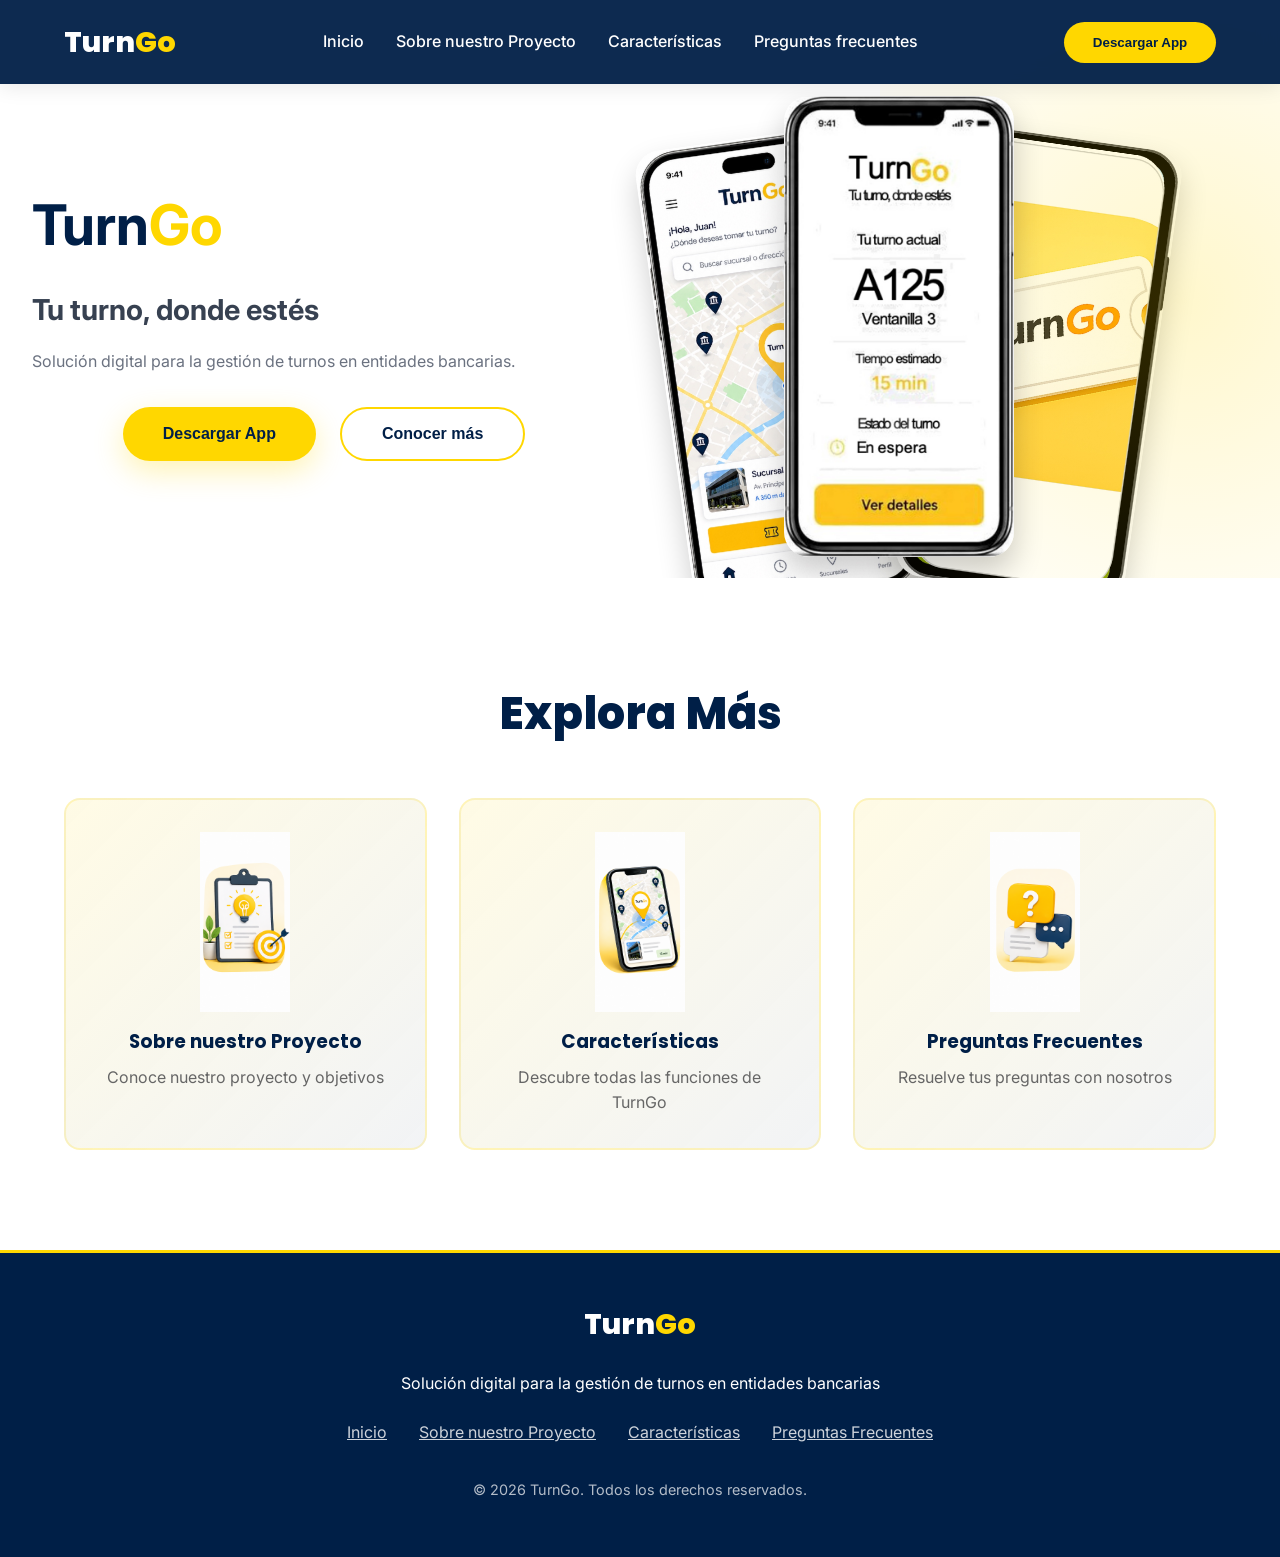
<file: index.html>
<!DOCTYPE html>
<html lang="es">
<head>
    <meta charset="UTF-8">
    <meta name="viewport" content="width=device-width, initial-scale=1.0">
    <title>TurnGo - Tu turno, donde estés</title>
    <link href="https://fonts.googleapis.com/css2?family=Poppins:wght@300;400;600;700;800&family=Inter:wght@300;400;500;600&display=swap" rel="stylesheet">
    <link rel="stylesheet" href="styles.css">
</head>
<body>

    <nav>
        <div class="logo" onclick="window.location.href='index.html'">
            Turn<span>Go</span>
        </div>
        <div class="hamburger" id="hamburger" onclick="toggleMenu()">
            <span></span>
            <span></span>
            <span></span>
        </div>

        <ul id="navMenu" class="nav-menu">
            <li><a href="index.html">Inicio</a></li>
            <li><a href="about.html">Sobre nuestro Proyecto</a></li>
            <li><a href="features.html">Características</a></li>
            <li><a href="contact.html">Preguntas frecuentes</a></li>
        </ul>
        
        <button class="nav-button" onclick="window.location.href='download.html'">
            Descargar App
        </button>
    </nav>


    <section class="hero" id="inicio">
        <div class="hero-container">
            <div class="hero-content">
                <h1>Turn<span>Go</span></h1>
                <h2 class="hero-subtitle">Tu turno, donde estés</h2>

                <p class="hero-description">
                    Solución digital para la gestión de turnos en entidades bancarias.
                </p>

                <div class="cta-buttons">
                    <button class="btn btn-primary">Descargar App</button>
                    <button class="btn btn-secondary">Conocer más</button>
                </div>
            </div>

            <div class="hero-phones">
                <img src="img/hero-main3.jpeg" class="phone phone-1">
                <img src="img/hero-ui.jpeg" class="phone phone-2">
                <img src="img/hero-main2.jpeg" class="phone phone-3">
            </div>

        </div>
        <div class="hero-bg"></div>
    </section>
    
    

    <section class="quick-links">
        <h2 class="section-title">Explora Más</h2>
        <div class="links-grid">
            <a href="about.html" class="link-card">
                <img src="img/turngo_sobre_proyecto.png" alt="Sobre nuestro proyecto TurnGo" class="card-img">
                <h3>Sobre nuestro Proyecto</h3>
                <p>Conoce nuestro proyecto y objetivos</p>
            </a>
            <a href="features.html" class="link-card">
                <img src="img/turngo_caracteristicas_mapa.png" alt="Características TurnGo" class="card-img">
                <h3>Características</h3>
                <p>Descubre todas las funciones de TurnGo</p>
            </a>
            <a href="contact.html" class="link-card">
                <img src="img/turngo_preguntas_frecuentes.png" alt="Preguntas frecuentes TurnGo" class="card-img">
                <h3>Preguntas Frecuentes</h3>
                <p>Resuelve tus preguntas con nosotros</p>
            </a>
        </div>
    </section>

    <footer>
        <div class="logo" style="margin-bottom: 1.5rem;">Turn<span>Go</span></div>
        <p>Solución digital para la gestión de turnos en entidades bancarias</p>
        <div style="margin-top: 1.5rem; display: flex; justify-content: center; gap: 2rem; flex-wrap: wrap;">
            <a href="index.html" style="color: rgba(255,255,255,0.8);">Inicio</a>
            <a href="about.html" style="color: rgba(255,255,255,0.8);">Sobre nuestro Proyecto</a>
            <a href="features.html" style="color: rgba(255,255,255,0.8);">Características</a>
            <a href="contact.html" style="color: rgba(255,255,255,0.8);">Preguntas Frecuentes</a>
        </div>
        <p style="margin-top: 2rem; color: rgba(255,255,255,0.7); font-size: 0.9rem;">
            © 2026 TurnGo. Todos los derechos reservados.
        </p>
    </footer>

    <script src="script.js"></script>
</body>
</html>
</file>
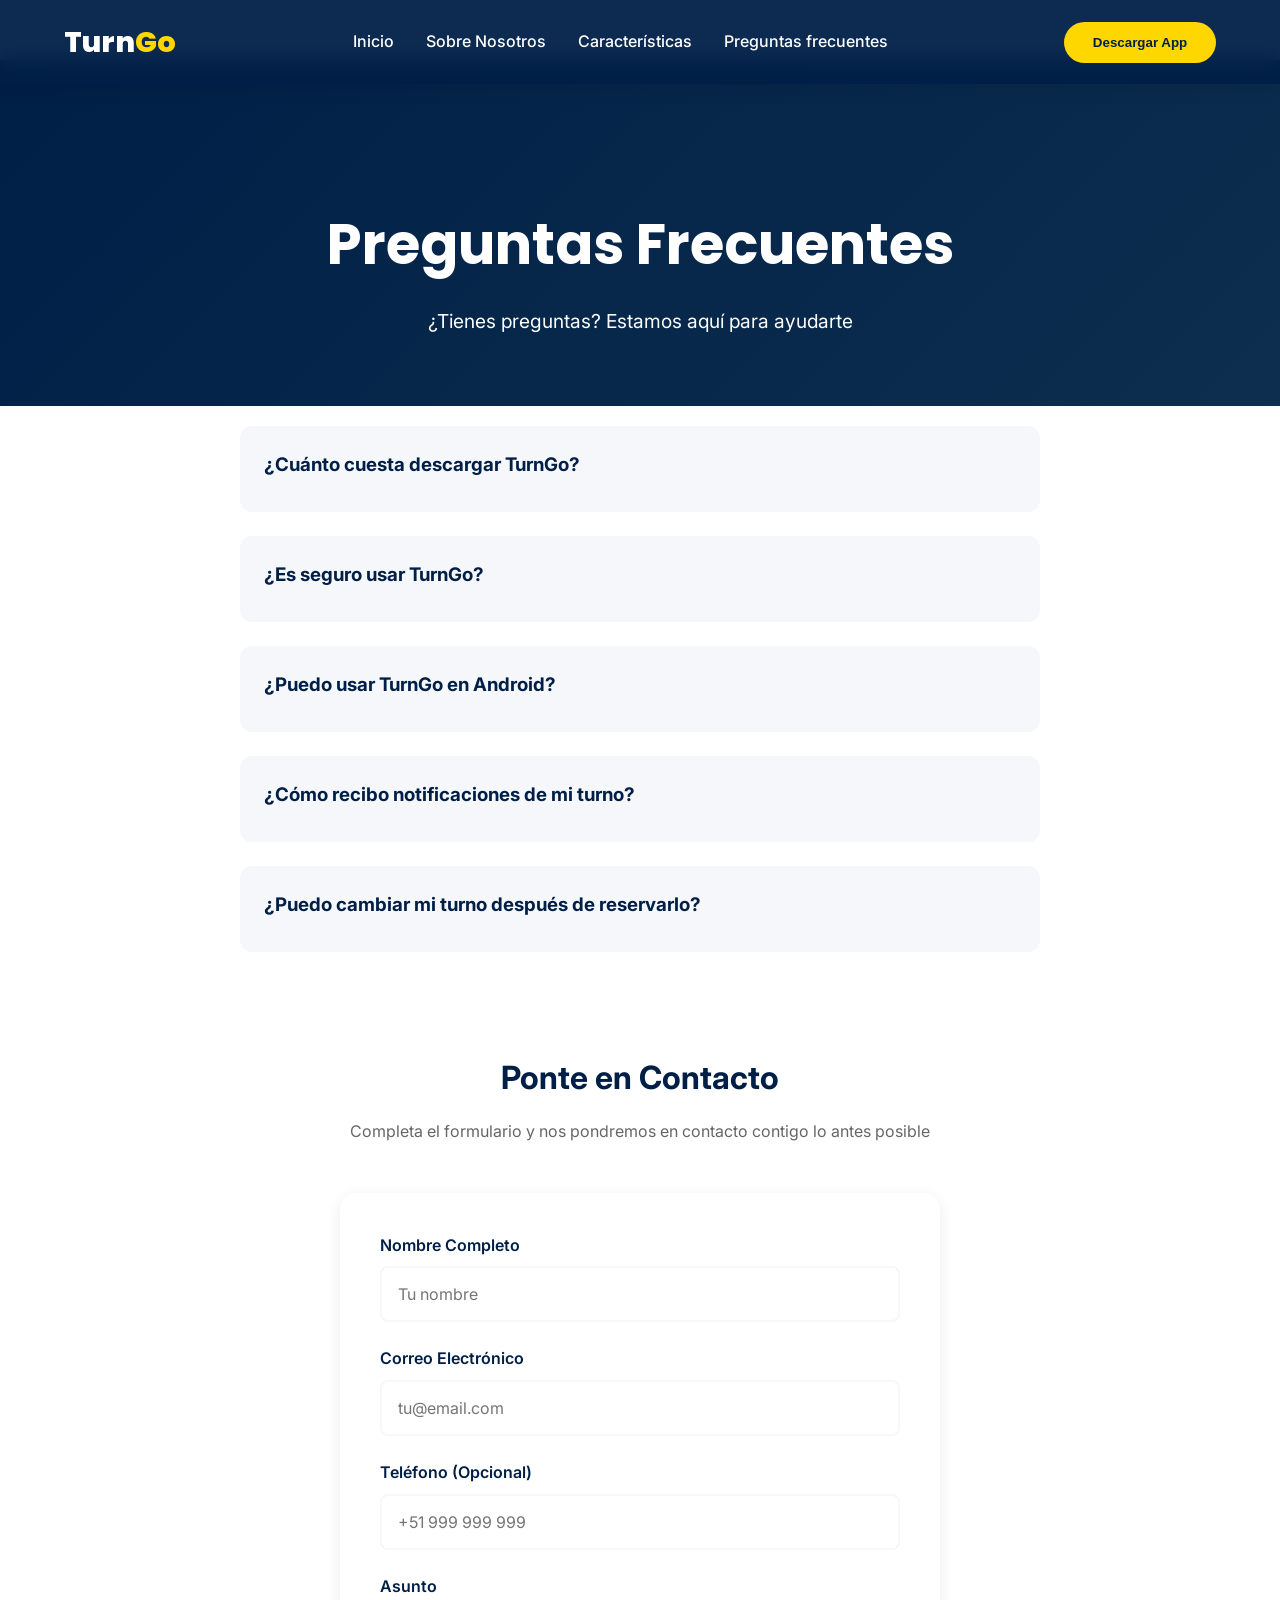
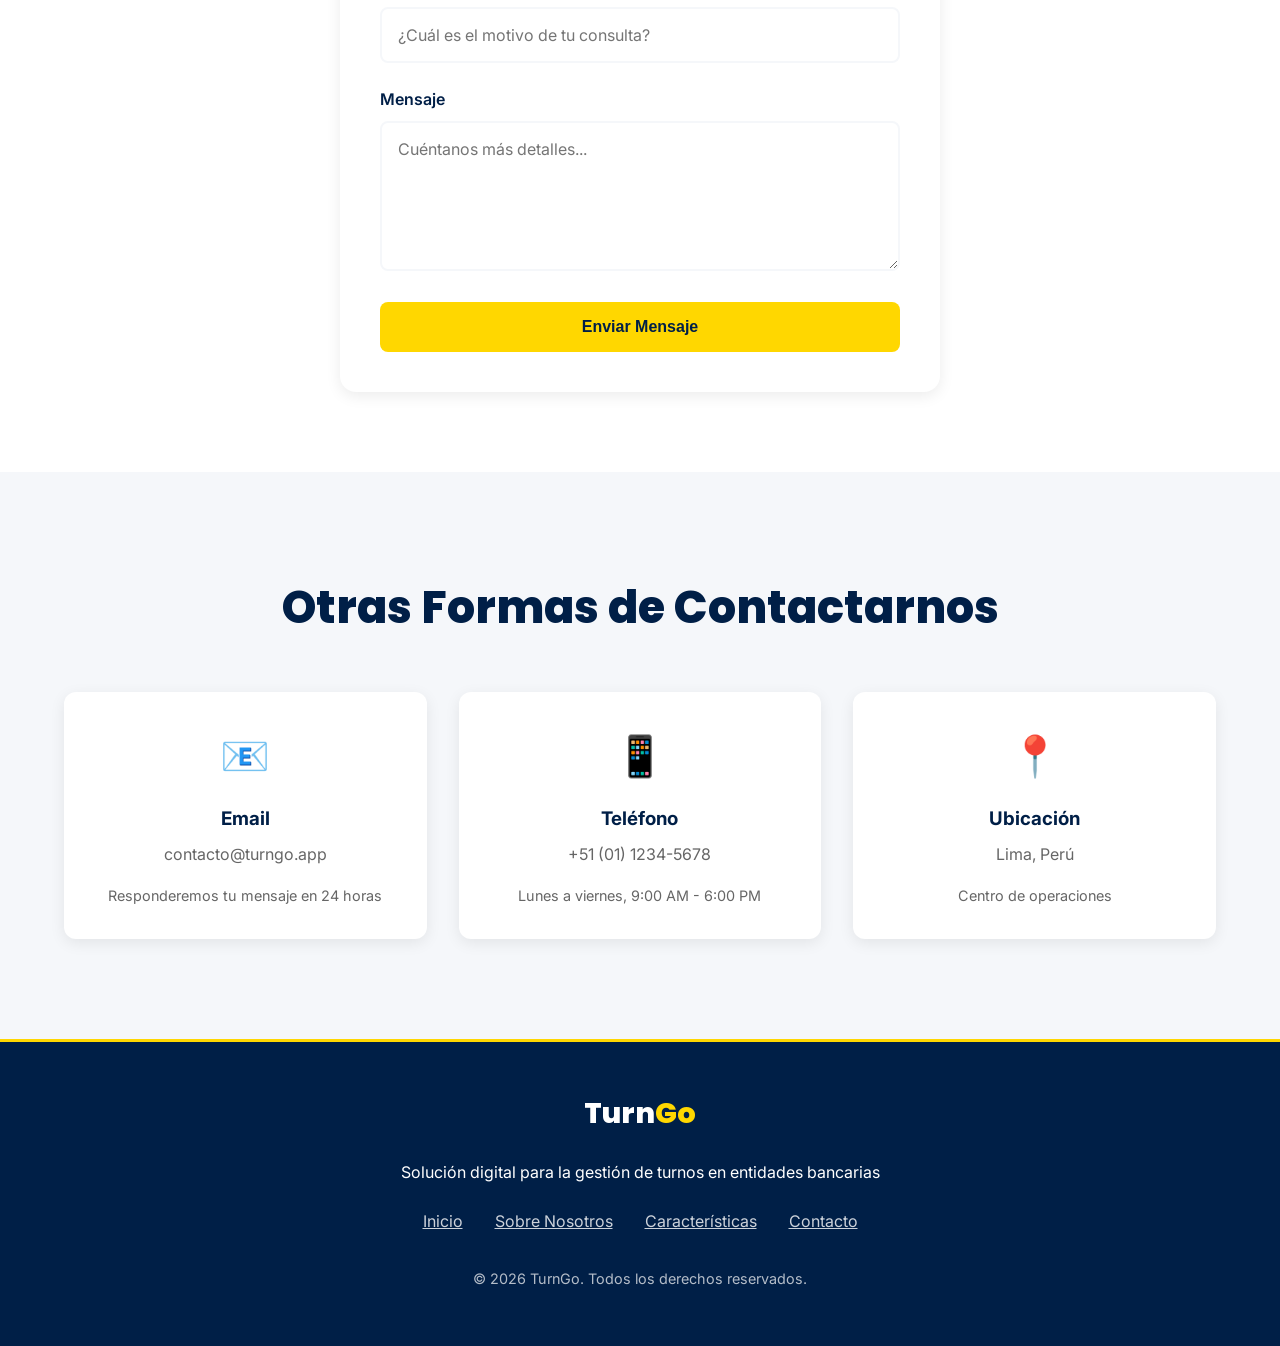
<file: contact.html>
<!DOCTYPE html>
<html lang="es">
<head>
    <meta charset="UTF-8">
    <meta name="viewport" content="width=device-width, initial-scale=1.0">
    <title>Contacto - TurnGo</title>
    <link href="https://fonts.googleapis.com/css2?family=Poppins:wght@300;400;600;700;800&family=Inter:wght@300;400;500;600&display=swap" rel="stylesheet">
    <link rel="stylesheet" href="styles.css">
</head>
<body>

    <nav>
        <div class="logo" onclick="window.location.href='index.html'">Turn<span>Go</span></div>
        <ul>
            <li><a href="index.html">Inicio</a></li>
            <li><a href="about.html">Sobre Nosotros</a></li>
            <li><a href="features.html">Características</a></li>
            <li><a href="contact.html">Preguntas frecuentes</a></li>
        </ul>
        <button class="nav-button" onclick="window.location.href='download.html'">Descargar App</button>
    </nav>

    <div class="page-header">
        <h1>Preguntas Frecuentes</h1>
        <p style="font-size: 1.2rem; margin-top: 1rem;">¿Tienes preguntas? Estamos aquí para ayudarte</p>
    </div>

        <section style="padding: 20px 5%; background: white;">
      
        <div style="max-width: 800px; margin: 0 auto;">
            
            <div style="background: var(--light-gray); padding: 1.5rem; border-radius: 12px; margin-bottom: 1.5rem; cursor: pointer;" onclick="toggleFAQ(this)">
                <h3 style="color: var(--primary-dark); margin-bottom: 0.5rem;">¿Cuánto cuesta descargar TurnGo?</h3>
                <p class="faq-answer" style="display: none; color: var(--text-light); margin-top: 1rem;">TurnGo es completamente gratuita. No hay cargos por descargar ni usar la aplicación para solicitar turnos.</p>
            </div>

            <div style="background: var(--light-gray); padding: 1.5rem; border-radius: 12px; margin-bottom: 1.5rem; cursor: pointer;" onclick="toggleFAQ(this)">
                <h3 style="color: var(--primary-dark); margin-bottom: 0.5rem;">¿Es seguro usar TurnGo?</h3>
                <p class="faq-answer" style="display: none; color: var(--text-light); margin-top: 1rem;">Sí, utilizamos encriptación de extremo a extremo y cumplimos con todos los estándares de seguridad bancaria para proteger tus datos.</p>
            </div>

            <div style="background: var(--light-gray); padding: 1.5rem; border-radius: 12px; margin-bottom: 1.5rem; cursor: pointer;" onclick="toggleFAQ(this)">
                <h3 style="color: var(--primary-dark); margin-bottom: 0.5rem;">¿Puedo usar TurnGo en Android?</h3>
                <p class="faq-answer" style="display: none; color: var(--text-light); margin-top: 1rem;">Actualmente TurnGo está disponible para iOS. Estamos trabajando en la versión de Android y estará disponible pronto.</p>
            </div>

            <div style="background: var(--light-gray); padding: 1.5rem; border-radius: 12px; margin-bottom: 1.5rem; cursor: pointer;" onclick="toggleFAQ(this)">
                <h3 style="color: var(--primary-dark); margin-bottom: 0.5rem;">¿Cómo recibo notificaciones de mi turno?</h3>
                <p class="faq-answer" style="display: none; color: var(--text-light); margin-top: 1rem;">Una vez instalada la app, simplemente acepta los permisos de notificación. Recibirás alertas automáticas sobre el estado de tu turno.</p>
            </div>

            <div style="background: var(--light-gray); padding: 1.5rem; border-radius: 12px; cursor: pointer;" onclick="toggleFAQ(this)">
                <h3 style="color: var(--primary-dark); margin-bottom: 0.5rem;">¿Puedo cambiar mi turno después de reservarlo?</h3>
                <p class="faq-answer" style="display: none; color: var(--text-light); margin-top: 1rem;">Sí, puedes cambiar tu turno desde la app siempre que lo hagas con al menos 1 hora de anticipación.</p>
            </div>

        </div>
    </section>

    <div class="contact-section">
        <div class="contact-container">
            <div style="text-align: center; margin-bottom: 3rem;">
                <h2 style="color: var(--primary-dark); margin-bottom: 1rem; font-size: 2rem;">Ponte en Contacto</h2>
                <p style="color: var(--text-light);">Completa el formulario y nos pondremos en contacto contigo lo antes posible</p>
            </div>


            <form onsubmit="handleSubmit(event)" style="background: white; padding: 2.5rem; border-radius: 16px; box-shadow: 0 4px 15px rgba(0,0,0,0.08);">
                <div class="form-group">
                    <label for="nombre">Nombre Completo</label>
                    <input type="text" id="nombre" name="nombre" required placeholder="Tu nombre">
                </div>

                <div class="form-group">
                    <label for="email">Correo Electrónico</label>
                    <input type="email" id="email" name="email" required placeholder="tu@email.com">
                </div>

                <div class="form-group">
                    <label for="telefono">Teléfono (Opcional)</label>
                    <input type="tel" id="telefono" name="telefono" placeholder="+51 999 999 999">
                </div>

                <div class="form-group">
                    <label for="asunto">Asunto</label>
                    <input type="text" id="asunto" name="asunto" required placeholder="¿Cuál es el motivo de tu consulta?">
                </div>

                <div class="form-group">
                    <label for="mensaje">Mensaje</label>
                    <textarea id="mensaje" name="mensaje" required placeholder="Cuéntanos más detalles..."></textarea>
                </div>

                <button type="submit" class="submit-btn">Enviar Mensaje</button>

                <div id="successMessage" style="display: none; background: var(--success-green); color: white; padding: 1rem; border-radius: 8px; margin-top: 1rem; text-align: center;">
                    ¡Mensaje enviado correctamente! Nos pondremos en contacto pronto.
                </div>

                <div id="errorMessage" style="display: none; background: var(--danger-red); color: white; padding: 1rem; border-radius: 8px; margin-top: 1rem; text-align: center;">
                    Error al enviar el mensaje. Por favor, intenta nuevamente.
                </div>
            </form>
        </div>
    </div>


    <section style="padding: 100px 5%; background: var(--light-gray);">
        <h2 class="section-title">Otras Formas de Contactarnos</h2>
        <div style="display: grid; grid-template-columns: repeat(auto-fit, minmax(250px, 1fr)); gap: 2rem; max-width: 1200px; margin: 0 auto;">
            
            <div style="background: white; padding: 2rem; border-radius: 12px; text-align: center; box-shadow: 0 4px 15px rgba(0,0,0,0.08);">
                <div style="font-size: 2.5rem; margin-bottom: 1rem;">📧</div>
                <h3 style="color: var(--primary-dark); margin-bottom: 0.5rem;">Email</h3>
                <p style="color: var(--text-light); margin-bottom: 1rem;">contacto@turngo.app</p>
                <p style="font-size: 0.9rem; color: var(--text-light);">Responderemos tu mensaje en 24 horas</p>
            </div>

            <div style="background: white; padding: 2rem; border-radius: 12px; text-align: center; box-shadow: 0 4px 15px rgba(0,0,0,0.08);">
                <div style="font-size: 2.5rem; margin-bottom: 1rem;">📱</div>
                <h3 style="color: var(--primary-dark); margin-bottom: 0.5rem;">Teléfono</h3>
                <p style="color: var(--text-light); margin-bottom: 1rem;">+51 (01) 1234-5678</p>
                <p style="font-size: 0.9rem; color: var(--text-light);">Lunes a viernes, 9:00 AM - 6:00 PM</p>
            </div>

            <div style="background: white; padding: 2rem; border-radius: 12px; text-align: center; box-shadow: 0 4px 15px rgba(0,0,0,0.08);">
                <div style="font-size: 2.5rem; margin-bottom: 1rem;">📍</div>
                <h3 style="color: var(--primary-dark); margin-bottom: 0.5rem;">Ubicación</h3>
                <p style="color: var(--text-light); margin-bottom: 1rem;">Lima, Perú</p>
                <p style="font-size: 0.9rem; color: var(--text-light);">Centro de operaciones</p>
            </div>

        </div>
    </section>




    <footer>
        <div class="logo" style="margin-bottom: 1.5rem;">Turn<span>Go</span></div>
        <p>Solución digital para la gestión de turnos en entidades bancarias</p>
        <div style="margin-top: 1.5rem; display: flex; justify-content: center; gap: 2rem; flex-wrap: wrap;">
            <a href="index.html" style="color: rgba(255,255,255,0.8);">Inicio</a>
            <a href="about.html" style="color: rgba(255,255,255,0.8);">Sobre Nosotros</a>
            <a href="features.html" style="color: rgba(255,255,255,0.8);">Características</a>
            <a href="contact.html" style="color: rgba(255,255,255,0.8);">Contacto</a>
        </div>
        <p style="margin-top: 2rem; color: rgba(255,255,255,0.7); font-size: 0.9rem;">
            © 2026 TurnGo. Todos los derechos reservados.
        </p>
    </footer>

    <script src="script.js"></script>
    <script>
        function handleSubmit(event) {
            event.preventDefault();
            
            const successMsg = document.getElementById('successMessage');
            const errorMsg = document.getElementById('errorMessage');
            

            successMsg.style.display = 'block';
            errorMsg.style.display = 'none';
            

            event.target.reset();
            
 
            setTimeout(() => {
                successMsg.style.display = 'none';
            }, 5000);
        }

        function toggleFAQ(element) {
            const answer = element.querySelector('.faq-answer');
            if (answer.style.display === 'none') {
                answer.style.display = 'block';
            } else {
                answer.style.display = 'none';
            }
        }
    </script>
</body>
</html>
</file>
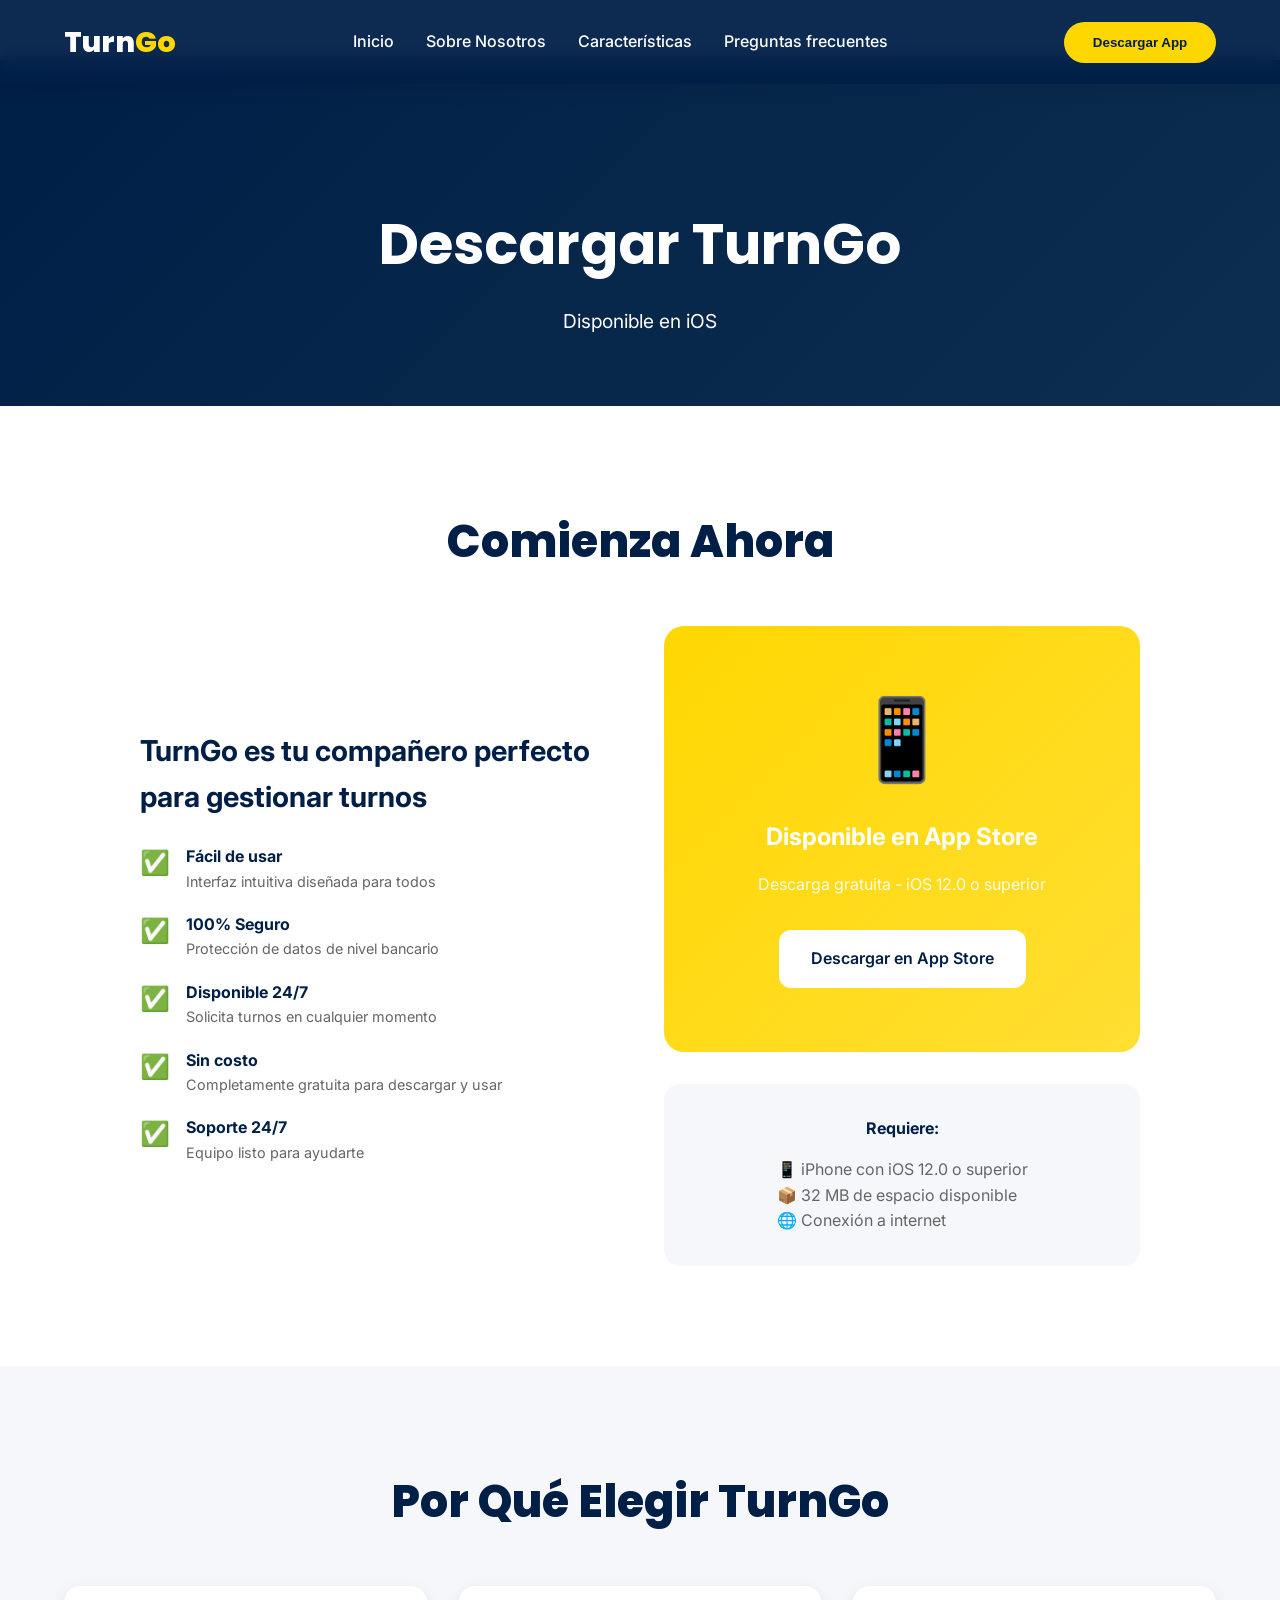
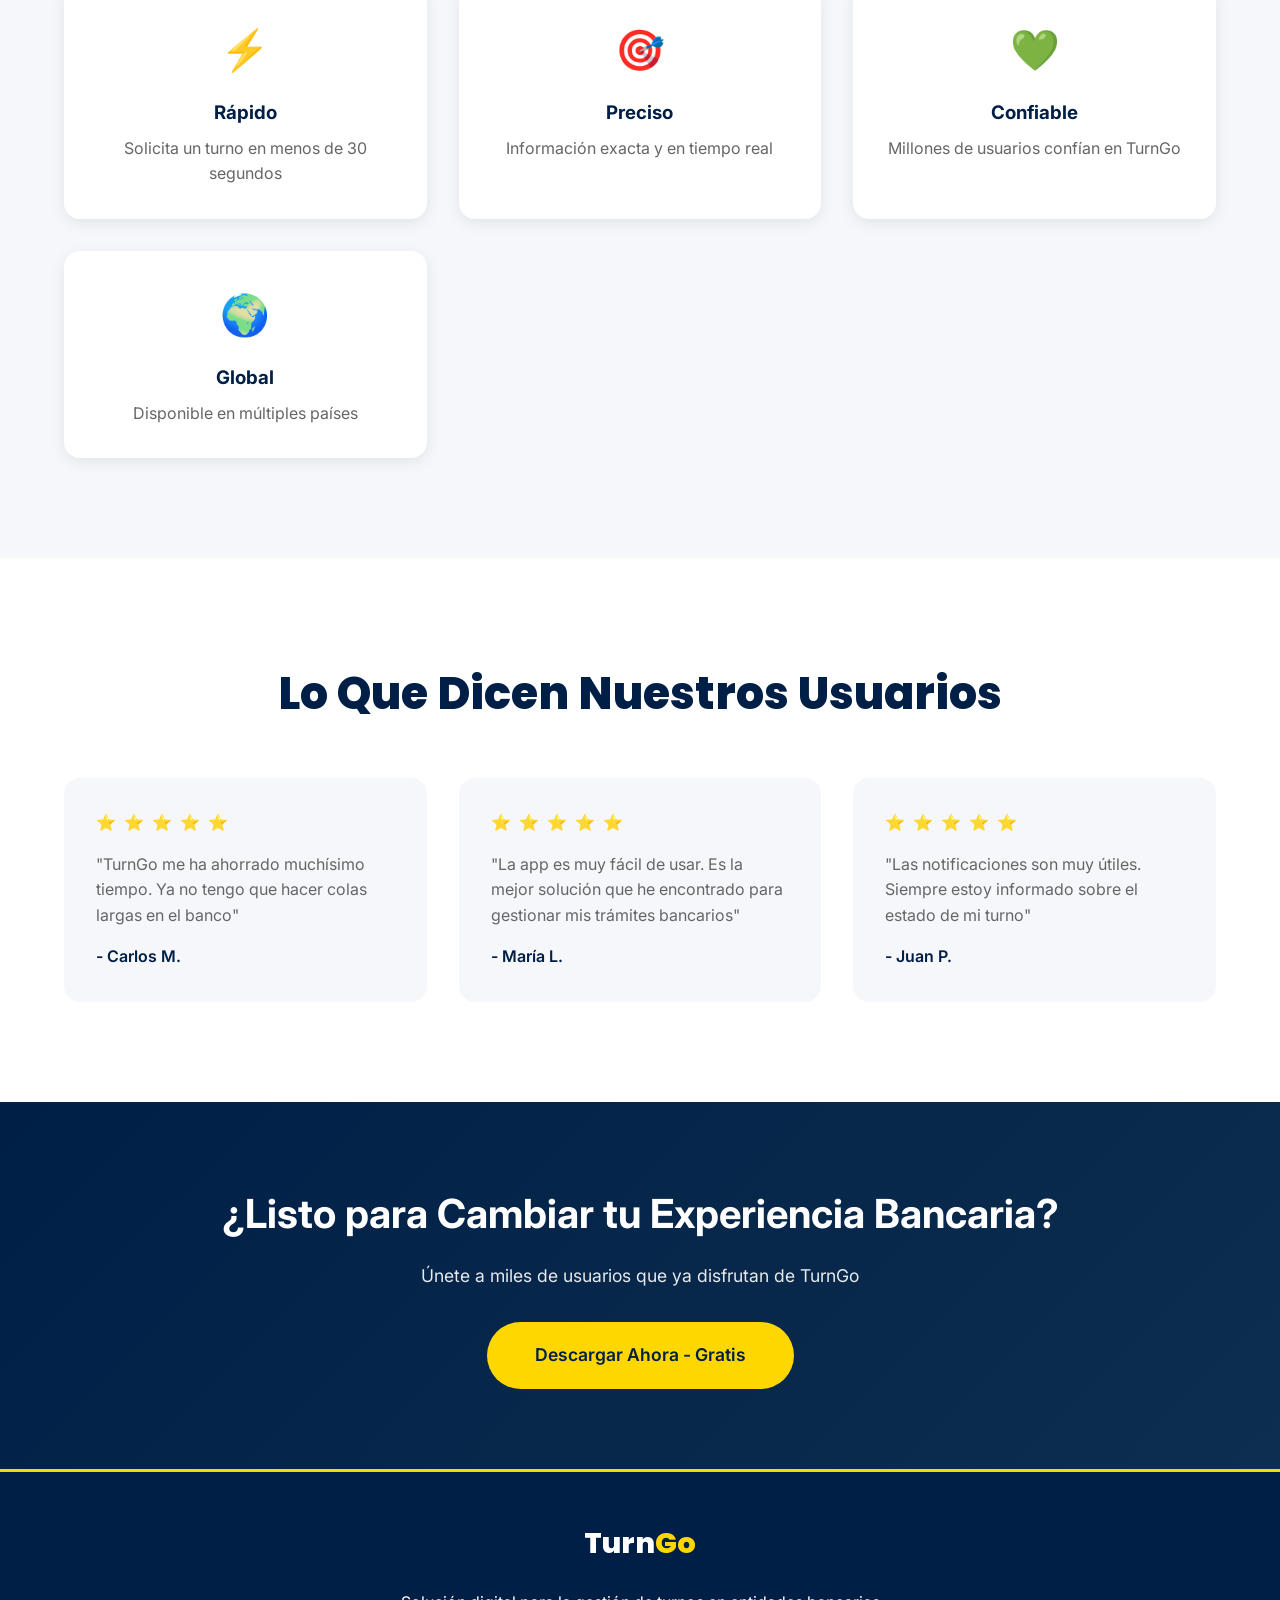
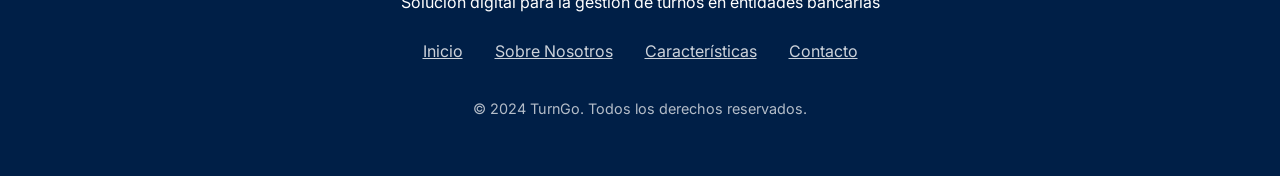
<file: download.html>
<!DOCTYPE html>
<html lang="es">
<head>
    <meta charset="UTF-8">
    <meta name="viewport" content="width=device-width, initial-scale=1.0">
    <title>Descargar - TurnGo</title>
    <link href="https://fonts.googleapis.com/css2?family=Poppins:wght@300;400;600;700;800&family=Inter:wght@300;400;500;600&display=swap" rel="stylesheet">
    <link rel="stylesheet" href="styles.css">
</head>
<body>
    <!-- Navigation -->
    <nav>
        <div class="logo" onclick="window.location.href='index.html'">Turn<span>Go</span></div>
        <ul>
            <li><a href="index.html">Inicio</a></li>
            <li><a href="about.html">Sobre Nosotros</a></li>
            <li><a href="features.html">Características</a></li>
            <li><a href="contact.html">Preguntas frecuentes</a></li>
        </ul>
        <button class="nav-button" onclick="window.location.href='download.html'">Descargar App</button>
    </nav>

    <!-- Page Header -->
    <div class="page-header">
        <h1>Descargar TurnGo</h1>
        <p style="font-size: 1.2rem; margin-top: 1rem;">Disponible en iOS</p>
    </div>

    <!-- Download Section -->
    <section style="padding: 100px 5%; background: white;">
        <div style="max-width: 1000px; margin: 0 auto;">
            <h2 class="section-title" style="margin-bottom: 3rem;">Comienza Ahora</h2>
            
            <div style="display: grid; grid-template-columns: 1fr 1fr; gap: 3rem; align-items: center;">
                
                <!-- Left Column -->
                <div>
                    <h3 style="font-size: 1.8rem; color: var(--primary-dark); margin-bottom: 1.5rem;">TurnGo es tu compañero perfecto para gestionar turnos</h3>
                    
                    <ul style="list-style: none;">
                        <li style="margin-bottom: 1.2rem; display: flex; gap: 1rem;">
                            <span style="font-size: 1.5rem;">✅</span>
                            <div>
                                <strong style="color: var(--primary-dark);">Fácil de usar</strong>
                                <p style="color: var(--text-light); font-size: 0.9rem;">Interfaz intuitiva diseñada para todos</p>
                            </div>
                        </li>
                        <li style="margin-bottom: 1.2rem; display: flex; gap: 1rem;">
                            <span style="font-size: 1.5rem;">✅</span>
                            <div>
                                <strong style="color: var(--primary-dark);">100% Seguro</strong>
                                <p style="color: var(--text-light); font-size: 0.9rem;">Protección de datos de nivel bancario</p>
                            </div>
                        </li>
                        <li style="margin-bottom: 1.2rem; display: flex; gap: 1rem;">
                            <span style="font-size: 1.5rem;">✅</span>
                            <div>
                                <strong style="color: var(--primary-dark);">Disponible 24/7</strong>
                                <p style="color: var(--text-light); font-size: 0.9rem;">Solicita turnos en cualquier momento</p>
                            </div>
                        </li>
                        <li style="margin-bottom: 1.2rem; display: flex; gap: 1rem;">
                            <span style="font-size: 1.5rem;">✅</span>
                            <div>
                                <strong style="color: var(--primary-dark);">Sin costo</strong>
                                <p style="color: var(--text-light); font-size: 0.9rem;">Completamente gratuita para descargar y usar</p>
                            </div>
                        </li>
                        <li style="display: flex; gap: 1rem;">
                            <span style="font-size: 1.5rem;">✅</span>
                            <div>
                                <strong style="color: var(--primary-dark);">Soporte 24/7</strong>
                                <p style="color: var(--text-light); font-size: 0.9rem;">Equipo listo para ayudarte</p>
                            </div>
                        </li>
                    </ul>
                </div>

                <!-- Right Column -->
                <div style="text-align: center;">
                    <div style="background: linear-gradient(135deg, var(--primary-yellow) 0%, rgba(255, 215, 0, 0.8) 100%); padding: 3rem; border-radius: 20px; margin-bottom: 2rem;">
                        <div style="font-size: 5rem; margin-bottom: 1rem;">📱</div>
                        <h3 style="color: white; margin-bottom: 1rem; font-size: 1.5rem;">Disponible en App Store</h3>
                        <p style="color: rgba(255,255,255,0.9); margin-bottom: 2rem;">Descarga gratuita - iOS 12.0 o superior</p>
                        
                        <a href="https://apps.apple.com" target="_blank" style="display: inline-block; background: white; color: var(--primary-dark); padding: 1rem 2rem; border-radius: 12px; text-decoration: none; font-weight: 600; margin-bottom: 1rem; transition: all 0.3s ease;" onmouseover="this.style.transform='translateY(-3px)'; this.style.boxShadow='0 10px 25px rgba(0,0,0,0.2)';" onmouseout="this.style.transform='translateY(0)'; this.style.boxShadow='none';">
                            Descargar en App Store
                        </a>
                    </div>

                    <div style="background: var(--light-gray); padding: 2rem; border-radius: 16px;">
                        <h4 style="color: var(--primary-dark); margin-bottom: 1rem;">Requiere:</h4>
                        <ul style="list-style: none; text-align: left; display: inline-block; color: var(--text-light);">
                            <li>📱 iPhone con iOS 12.0 o superior</li>
                            <li>📦 32 MB de espacio disponible</li>
                            <li>🌐 Conexión a internet</li>
                        </ul>
                    </div>
                </div>

            </div>
        </div>
    </section>

    <!-- Features Highlight -->
    <section style="padding: 100px 5%; background: var(--light-gray);">
        <h2 class="section-title">Por Qué Elegir TurnGo</h2>
        <div style="display: grid; grid-template-columns: repeat(auto-fit, minmax(280px, 1fr)); gap: 2rem; max-width: 1200px; margin: 0 auto;">
            
            <div style="background: white; padding: 2rem; border-radius: 16px; text-align: center; box-shadow: 0 4px 15px rgba(0,0,0,0.08);">
                <div style="font-size: 2.5rem; margin-bottom: 1rem;">⚡</div>
                <h3 style="color: var(--primary-dark); margin-bottom: 0.5rem;">Rápido</h3>
                <p style="color: var(--text-light);">Solicita un turno en menos de 30 segundos</p>
            </div>

            <div style="background: white; padding: 2rem; border-radius: 16px; text-align: center; box-shadow: 0 4px 15px rgba(0,0,0,0.08);">
                <div style="font-size: 2.5rem; margin-bottom: 1rem;">🎯</div>
                <h3 style="color: var(--primary-dark); margin-bottom: 0.5rem;">Preciso</h3>
                <p style="color: var(--text-light);">Información exacta y en tiempo real</p>
            </div>

            <div style="background: white; padding: 2rem; border-radius: 16px; text-align: center; box-shadow: 0 4px 15px rgba(0,0,0,0.08);">
                <div style="font-size: 2.5rem; margin-bottom: 1rem;">💚</div>
                <h3 style="color: var(--primary-dark); margin-bottom: 0.5rem;">Confiable</h3>
                <p style="color: var(--text-light);">Millones de usuarios confían en TurnGo</p>
            </div>

            <div style="background: white; padding: 2rem; border-radius: 16px; text-align: center; box-shadow: 0 4px 15px rgba(0,0,0,0.08);">
                <div style="font-size: 2.5rem; margin-bottom: 1rem;">🌍</div>
                <h3 style="color: var(--primary-dark); margin-bottom: 0.5rem;">Global</h3>
                <p style="color: var(--text-light);">Disponible en múltiples países</p>
            </div>

        </div>
    </section>

    <!-- Testimonials -->
    <section style="padding: 100px 5%; background: white;">
        <h2 class="section-title">Lo Que Dicen Nuestros Usuarios</h2>
        <div style="display: grid; grid-template-columns: repeat(auto-fit, minmax(300px, 1fr)); gap: 2rem; max-width: 1200px; margin: 0 auto;">
            
            <div style="background: var(--light-gray); padding: 2rem; border-radius: 16px;">
                <div style="display: flex; gap: 0.5rem; margin-bottom: 1rem;">
                    <span>⭐</span><span>⭐</span><span>⭐</span><span>⭐</span><span>⭐</span>
                </div>
                <p style="color: var(--text-light); margin-bottom: 1rem;">"TurnGo me ha ahorrado muchísimo tiempo. Ya no tengo que hacer colas largas en el banco"</p>
                <p style="font-weight: 600; color: var(--primary-dark);">- Carlos M.</p>
            </div>

            <div style="background: var(--light-gray); padding: 2rem; border-radius: 16px;">
                <div style="display: flex; gap: 0.5rem; margin-bottom: 1rem;">
                    <span>⭐</span><span>⭐</span><span>⭐</span><span>⭐</span><span>⭐</span>
                </div>
                <p style="color: var(--text-light); margin-bottom: 1rem;">"La app es muy fácil de usar. Es la mejor solución que he encontrado para gestionar mis trámites bancarios"</p>
                <p style="font-weight: 600; color: var(--primary-dark);">- María L.</p>
            </div>

            <div style="background: var(--light-gray); padding: 2rem; border-radius: 16px;">
                <div style="display: flex; gap: 0.5rem; margin-bottom: 1rem;">
                    <span>⭐</span><span>⭐</span><span>⭐</span><span>⭐</span><span>⭐</span>
                </div>
                <p style="color: var(--text-light); margin-bottom: 1rem;">"Las notificaciones son muy útiles. Siempre estoy informado sobre el estado de mi turno"</p>
                <p style="font-weight: 600; color: var(--primary-dark);">- Juan P.</p>
            </div>

        </div>
    </section>

    <!-- CTA -->
    <section style="padding: 80px 5%; background: linear-gradient(135deg, var(--primary-dark) 0%, var(--secondary-dark) 100%); color: white; text-align: center;">
        <h2 style="font-size: 2.5rem; margin-bottom: 1rem;">¿Listo para Cambiar tu Experiencia Bancaria?</h2>
        <p style="font-size: 1.1rem; margin-bottom: 2rem; color: rgba(255,255,255,0.9);">Únete a miles de usuarios que ya disfrutan de TurnGo</p>
        <a href="https://apps.apple.com" target="_blank" style="display: inline-block; background: var(--primary-yellow); color: var(--primary-dark); padding: 1.2rem 3rem; border-radius: 50px; text-decoration: none; font-weight: 600; font-size: 1.1rem; transition: all 0.3s ease;" onmouseover="this.style.transform='translateY(-4px)'; this.style.boxShadow='0 15px 40px rgba(255, 215, 0, 0.4)';" onmouseout="this.style.transform='translateY(0)'; this.style.boxShadow='0 10px 30px rgba(255, 215, 0, 0.3)';">
            Descargar Ahora - Gratis
        </a>
    </section>

    <!-- Footer -->
    <footer>
        <div class="logo" style="margin-bottom: 1.5rem;">Turn<span>Go</span></div>
        <p>Solución digital para la gestión de turnos en entidades bancarias</p>
        <div style="margin-top: 1.5rem; display: flex; justify-content: center; gap: 2rem; flex-wrap: wrap;">
            <a href="index.html" style="color: rgba(255,255,255,0.8);">Inicio</a>
            <a href="about.html" style="color: rgba(255,255,255,0.8);">Sobre Nosotros</a>
            <a href="features.html" style="color: rgba(255,255,255,0.8);">Características</a>
            <a href="contact.html" style="color: rgba(255,255,255,0.8);">Contacto</a>
        </div>
        <p style="margin-top: 2rem; color: rgba(255,255,255,0.7); font-size: 0.9rem;">
            © 2024 TurnGo. Todos los derechos reservados.
        </p>
    </footer>

    <script src="script.js"></script>
</body>
</html>
</file>
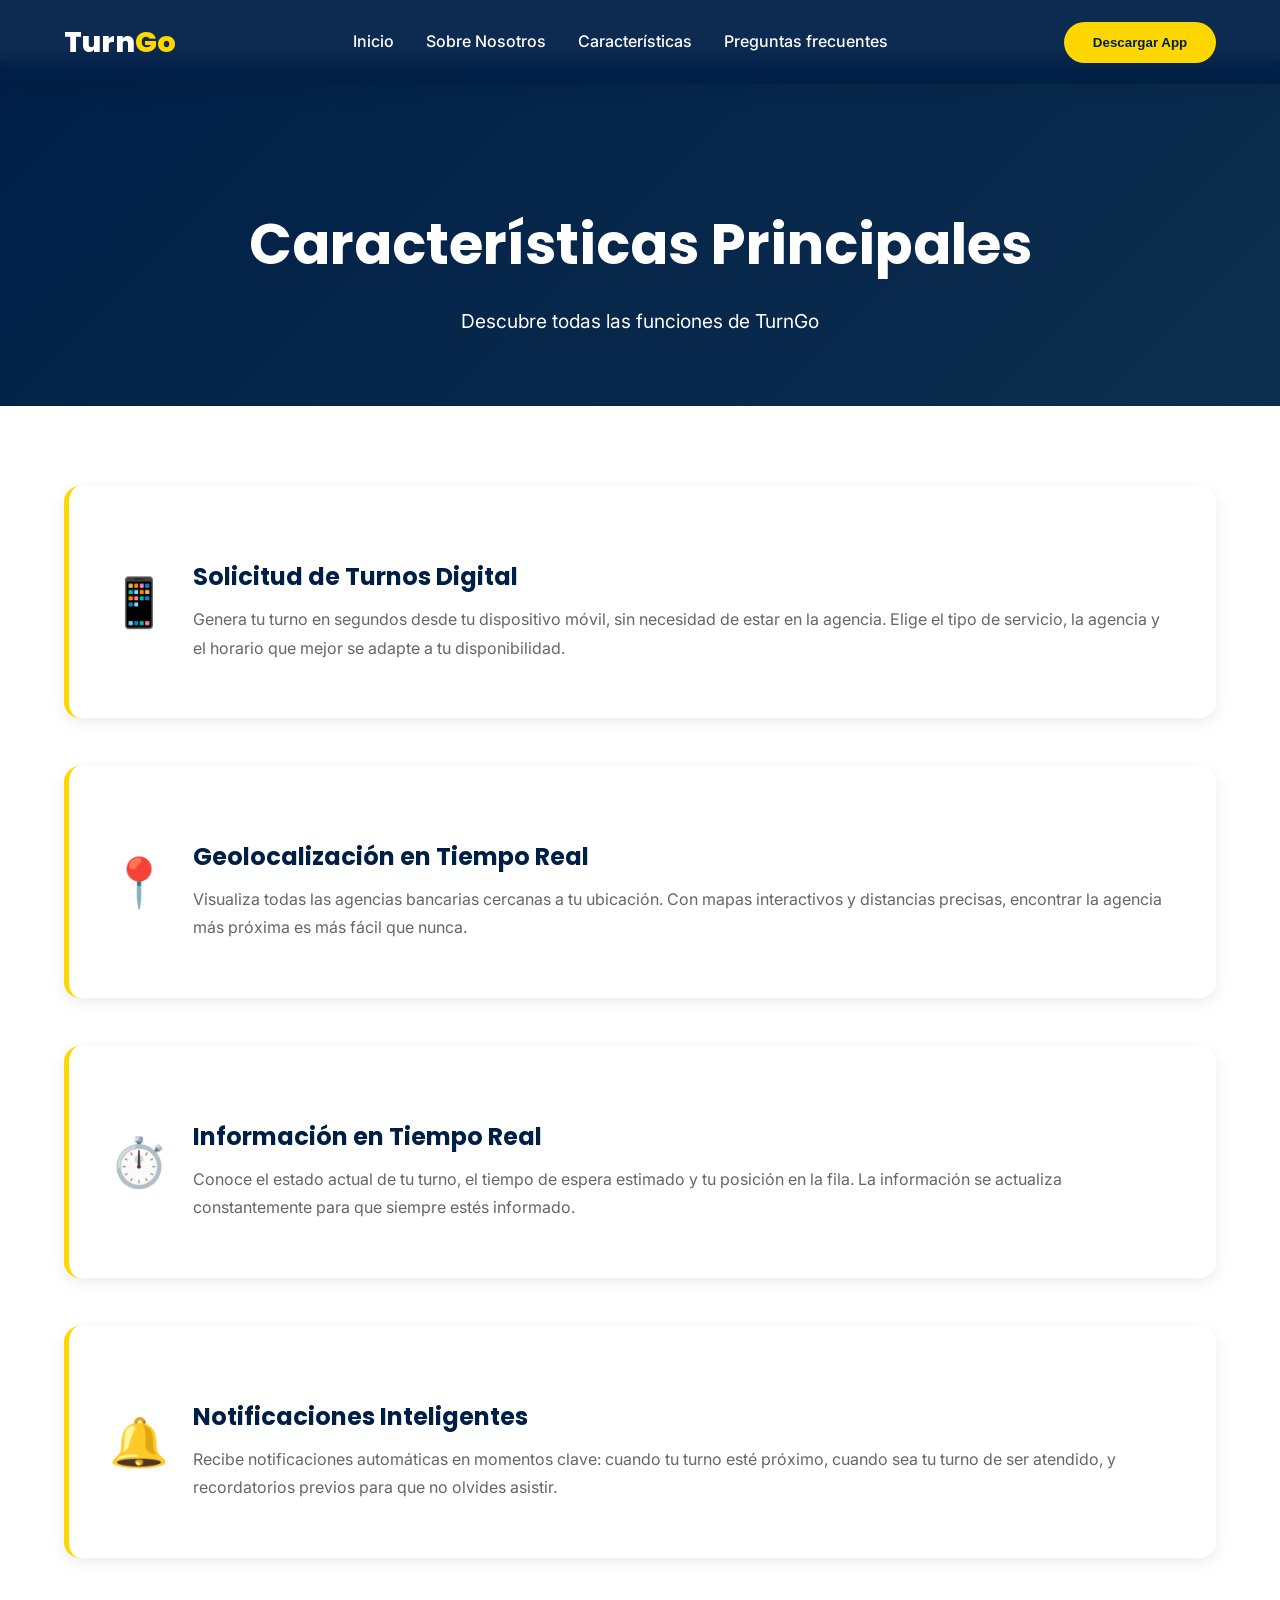
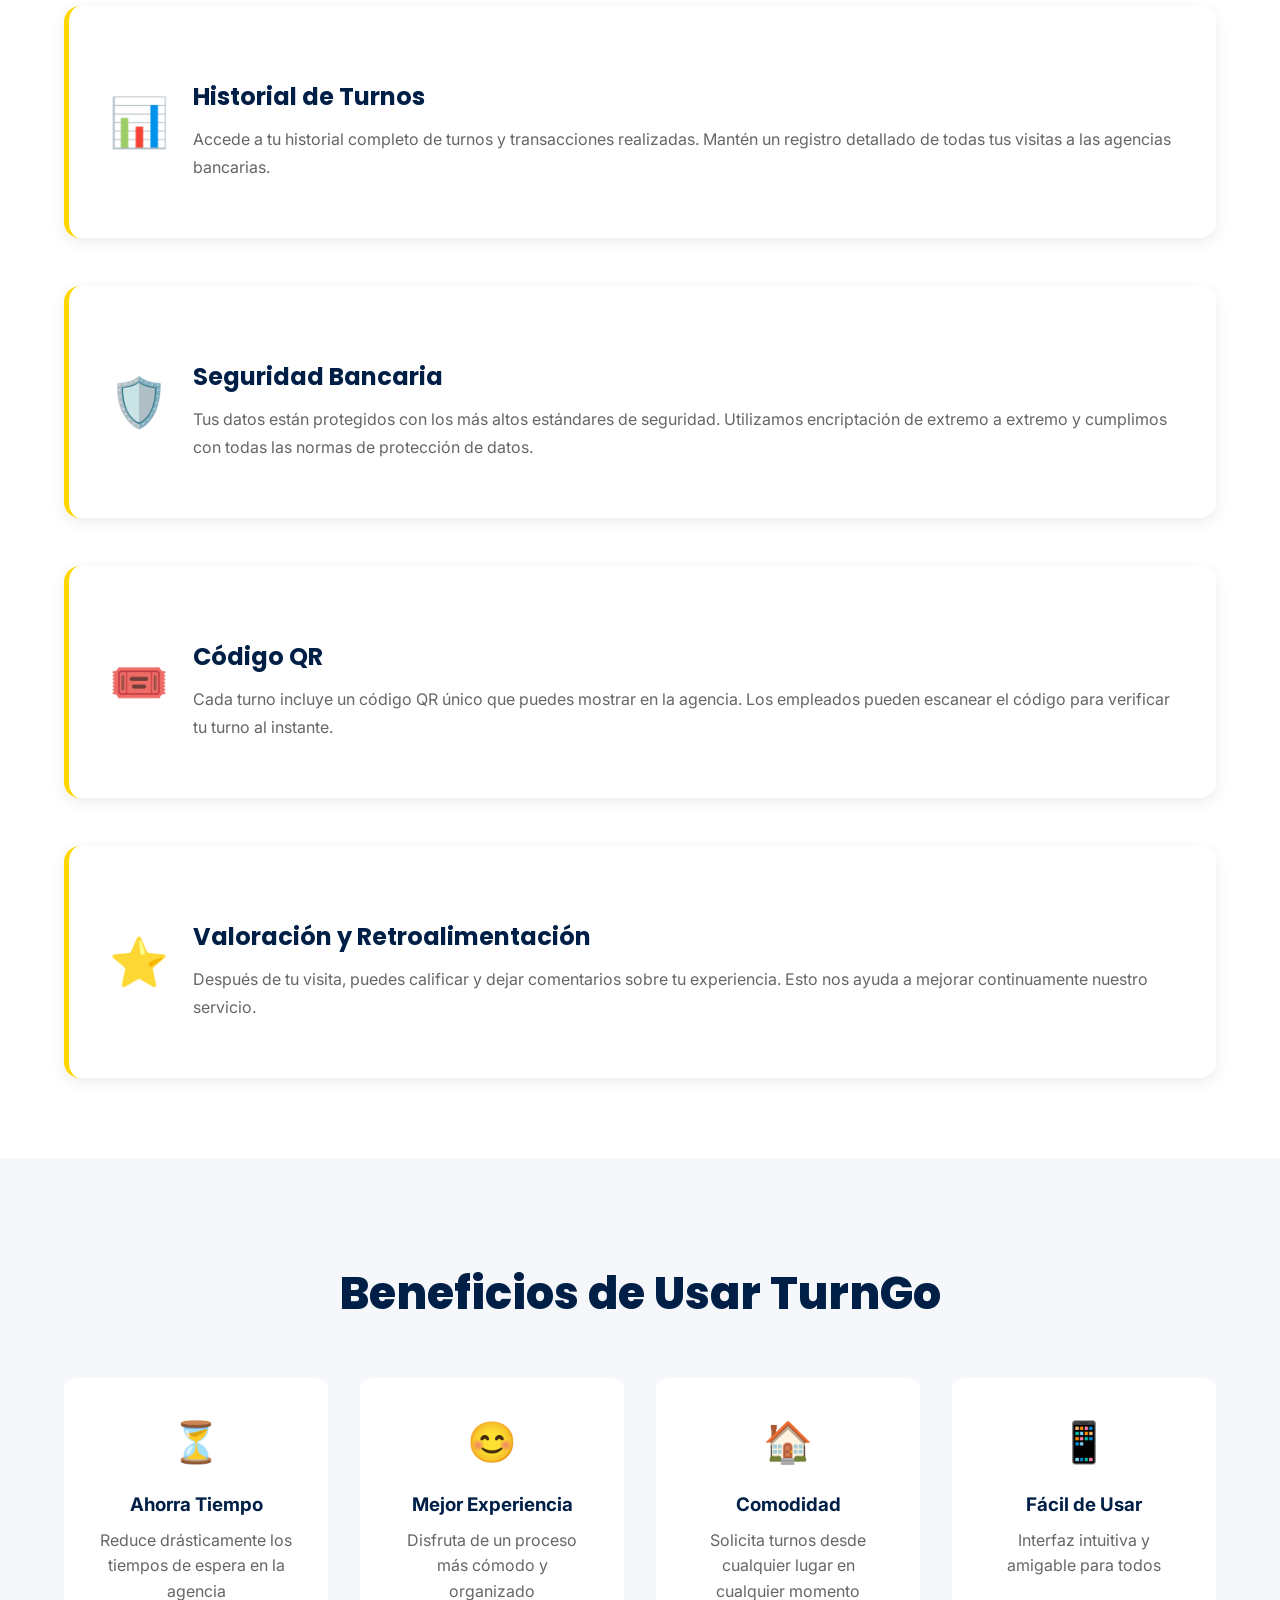
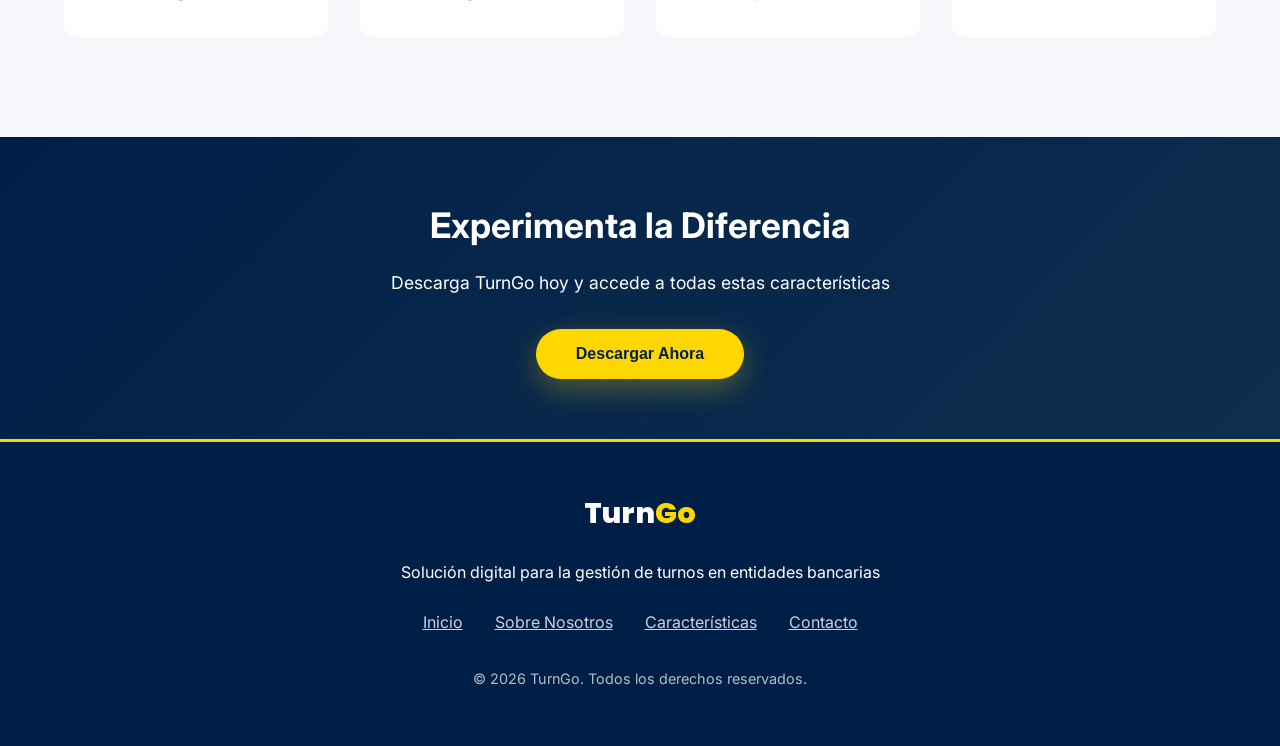
<file: features.html>
<!DOCTYPE html>
<html lang="es">
<head>
    <meta charset="UTF-8">
    <meta name="viewport" content="width=device-width, initial-scale=1.0">
    <title>Características - TurnGo</title>
    <link href="https://fonts.googleapis.com/css2?family=Poppins:wght@300;400;600;700;800&family=Inter:wght@300;400;500;600&display=swap" rel="stylesheet">
    <link rel="stylesheet" href="styles.css">
</head>
<body>
    <!-- Navigation -->
    <nav>
        <div class="logo" onclick="window.location.href='index.html'">Turn<span>Go</span></div>
        <ul>
            <li><a href="index.html">Inicio</a></li>
            <li><a href="about.html">Sobre Nosotros</a></li>
            <li><a href="features.html">Características</a></li>
            <li><a href="contact.html">Preguntas frecuentes</a></li>
        </ul>
        <button class="nav-button" onclick="window.location.href='download.html'">Descargar App</button>
    </nav>

    <div class="page-header">
        <h1>Características Principales</h1>
        <p style="font-size: 1.2rem; margin-top: 1rem;">Descubre todas las funciones de TurnGo</p>
    </div>


    <div class="page-content">
        <div style="display: grid; grid-template-columns: 1fr; gap: 3rem;">

            <!-- Feature 1 -->
            <div style="background: white; padding: 2.5rem; border-radius: 16px; box-shadow: 0 4px 15px rgba(0,0,0,0.08); border-left: 5px solid var(--primary-yellow);">
                <div style="display: flex; align-items: center; gap: 1.5rem;">
                    <div style="font-size: 3rem;">📱</div>
                    <div>
                        <h2 style="color: var(--primary-dark); margin-bottom: 0.5rem;">Solicitud de Turnos Digital</h2>
                        <p>Genera tu turno en segundos desde tu dispositivo móvil, sin necesidad de estar en la agencia. Elige el tipo de servicio, la agencia y el horario que mejor se adapte a tu disponibilidad.</p>
                    </div>
                </div>
            </div>

            <!-- Feature 2 -->
            <div style="background: white; padding: 2.5rem; border-radius: 16px; box-shadow: 0 4px 15px rgba(0,0,0,0.08); border-left: 5px solid var(--primary-yellow);">
                <div style="display: flex; align-items: center; gap: 1.5rem;">
                    <div style="font-size: 3rem;">📍</div>
                    <div>
                        <h2 style="color: var(--primary-dark); margin-bottom: 0.5rem;">Geolocalización en Tiempo Real</h2>
                        <p>Visualiza todas las agencias bancarias cercanas a tu ubicación. Con mapas interactivos y distancias precisas, encontrar la agencia más próxima es más fácil que nunca.</p>
                    </div>
                </div>
            </div>

            <!-- Feature 3 -->
            <div style="background: white; padding: 2.5rem; border-radius: 16px; box-shadow: 0 4px 15px rgba(0,0,0,0.08); border-left: 5px solid var(--primary-yellow);">
                <div style="display: flex; align-items: center; gap: 1.5rem;">
                    <div style="font-size: 3rem;">⏱️</div>
                    <div>
                        <h2 style="color: var(--primary-dark); margin-bottom: 0.5rem;">Información en Tiempo Real</h2>
                        <p>Conoce el estado actual de tu turno, el tiempo de espera estimado y tu posición en la fila. La información se actualiza constantemente para que siempre estés informado.</p>
                    </div>
                </div>
            </div>

            <!-- Feature 4 -->
            <div style="background: white; padding: 2.5rem; border-radius: 16px; box-shadow: 0 4px 15px rgba(0,0,0,0.08); border-left: 5px solid var(--primary-yellow);">
                <div style="display: flex; align-items: center; gap: 1.5rem;">
                    <div style="font-size: 3rem;">🔔</div>
                    <div>
                        <h2 style="color: var(--primary-dark); margin-bottom: 0.5rem;">Notificaciones Inteligentes</h2>
                        <p>Recibe notificaciones automáticas en momentos clave: cuando tu turno esté próximo, cuando sea tu turno de ser atendido, y recordatorios previos para que no olvides asistir.</p>
                    </div>
                </div>
            </div>

            <!-- Feature 5 -->
            <div style="background: white; padding: 2.5rem; border-radius: 16px; box-shadow: 0 4px 15px rgba(0,0,0,0.08); border-left: 5px solid var(--primary-yellow);">
                <div style="display: flex; align-items: center; gap: 1.5rem;">
                    <div style="font-size: 3rem;">📊</div>
                    <div>
                        <h2 style="color: var(--primary-dark); margin-bottom: 0.5rem;">Historial de Turnos</h2>
                        <p>Accede a tu historial completo de turnos y transacciones realizadas. Mantén un registro detallado de todas tus visitas a las agencias bancarias.</p>
                    </div>
                </div>
            </div>

            <!-- Feature 6 -->
            <div style="background: white; padding: 2.5rem; border-radius: 16px; box-shadow: 0 4px 15px rgba(0,0,0,0.08); border-left: 5px solid var(--primary-yellow);">
                <div style="display: flex; align-items: center; gap: 1.5rem;">
                    <div style="font-size: 3rem;">🛡️</div>
                    <div>
                        <h2 style="color: var(--primary-dark); margin-bottom: 0.5rem;">Seguridad Bancaria</h2>
                        <p>Tus datos están protegidos con los más altos estándares de seguridad. Utilizamos encriptación de extremo a extremo y cumplimos con todas las normas de protección de datos.</p>
                    </div>
                </div>
            </div>

            <!-- Feature 7 -->
            <div style="background: white; padding: 2.5rem; border-radius: 16px; box-shadow: 0 4px 15px rgba(0,0,0,0.08); border-left: 5px solid var(--primary-yellow);">
                <div style="display: flex; align-items: center; gap: 1.5rem;">
                    <div style="font-size: 3rem;">🎟️</div>
                    <div>
                        <h2 style="color: var(--primary-dark); margin-bottom: 0.5rem;">Código QR</h2>
                        <p>Cada turno incluye un código QR único que puedes mostrar en la agencia. Los empleados pueden escanear el código para verificar tu turno al instante.</p>
                    </div>
                </div>
            </div>

            <!-- Feature 8 -->
            <div style="background: white; padding: 2.5rem; border-radius: 16px; box-shadow: 0 4px 15px rgba(0,0,0,0.08); border-left: 5px solid var(--primary-yellow);">
                <div style="display: flex; align-items: center; gap: 1.5rem;">
                    <div style="font-size: 3rem;">⭐</div>
                    <div>
                        <h2 style="color: var(--primary-dark); margin-bottom: 0.5rem;">Valoración y Retroalimentación</h2>
                        <p>Después de tu visita, puedes calificar y dejar comentarios sobre tu experiencia. Esto nos ayuda a mejorar continuamente nuestro servicio.</p>
                    </div>
                </div>
            </div>

        </div>
    </div>

    <!-- Benefits Section -->
    <section style="padding: 100px 5%; background: var(--light-gray);">
        <h2 class="section-title">Beneficios de Usar TurnGo</h2>
        <div style="display: grid; grid-template-columns: repeat(auto-fit, minmax(250px, 1fr)); gap: 2rem; max-width: 1200px; margin: 0 auto;">
            <div style="background: white; padding: 2rem; border-radius: 12px; text-align: center;">
                <div style="font-size: 2.5rem; margin-bottom: 1rem;">⏳</div>
                <h3 style="color: var(--primary-dark); margin-bottom: 0.5rem;">Ahorra Tiempo</h3>
                <p style="color: var(--text-light);">Reduce drásticamente los tiempos de espera en la agencia</p>
            </div>
            <div style="background: white; padding: 2rem; border-radius: 12px; text-align: center;">
                <div style="font-size: 2.5rem; margin-bottom: 1rem;">😊</div>
                <h3 style="color: var(--primary-dark); margin-bottom: 0.5rem;">Mejor Experiencia</h3>
                <p style="color: var(--text-light);">Disfruta de un proceso más cómodo y organizado</p>
            </div>
            <div style="background: white; padding: 2rem; border-radius: 12px; text-align: center;">
                <div style="font-size: 2.5rem; margin-bottom: 1rem;">🏠</div>
                <h3 style="color: var(--primary-dark); margin-bottom: 0.5rem;">Comodidad</h3>
                <p style="color: var(--text-light);">Solicita turnos desde cualquier lugar en cualquier momento</p>
            </div>
            <div style="background: white; padding: 2rem; border-radius: 12px; text-align: center;">
                <div style="font-size: 2.5rem; margin-bottom: 1rem;">📱</div>
                <h3 style="color: var(--primary-dark); margin-bottom: 0.5rem;">Fácil de Usar</h3>
                <p style="color: var(--text-light);">Interfaz intuitiva y amigable para todos</p>
            </div>
        </div>
    </section>

    <!-- Call to Action -->
    <section style="padding: 60px 5%; background: linear-gradient(135deg, var(--primary-dark) 0%, var(--secondary-dark) 100%); color: white; text-align: center;">
        <h2 style="font-size: 2.2rem; margin-bottom: 1rem;">Experimenta la Diferencia</h2>
        <p style="font-size: 1.1rem; margin-bottom: 2rem;">Descarga TurnGo hoy y accede a todas estas características</p>
        <button class="btn btn-primary" onclick="window.location.href='download.html'">Descargar Ahora</button>
    </section>

    <!-- Footer -->
    <footer>
        <div class="logo" style="margin-bottom: 1.5rem;">Turn<span>Go</span></div>
        <p>Solución digital para la gestión de turnos en entidades bancarias</p>
        <div style="margin-top: 1.5rem; display: flex; justify-content: center; gap: 2rem; flex-wrap: wrap;">
            <a href="index.html" style="color: rgba(255,255,255,0.8);">Inicio</a>
            <a href="about.html" style="color: rgba(255,255,255,0.8);">Sobre Nosotros</a>
            <a href="features.html" style="color: rgba(255,255,255,0.8);">Características</a>
            <a href="contact.html" style="color: rgba(255,255,255,0.8);">Contacto</a>
        </div>
        <p style="margin-top: 2rem; color: rgba(255,255,255,0.7); font-size: 0.9rem;">
            © 2026 TurnGo. Todos los derechos reservados.
        </p>
    </footer>

    <script src="script.js"></script>
</body>
</html>
</file>
<file: styles.css>
* {
    margin: 0;
    padding: 0;
    box-sizing: border-box;
}

:root {
    --primary-yellow: #FFD700;
    --primary-dark: #001F47;
    --secondary-dark: #0D2E4E;
    --light-gray: #F5F7FA;
    --text-dark: #1A1A1A;
    --text-light: #666666;
    --success-green: #10B981;
    --warning-orange: #F59E0B;
    --danger-red: #EF4444;
}

body {
    font-family: 'Inter', sans-serif;
    color: var(--text-dark);
    line-height: 1.6;
    margin: 0;
    padding: 0;
    overflow-x: hidden;
}

/* ============ NAVIGATION ============ */
nav {
    position: fixed;
    top: 0;
    width: 100%;
    background: rgba(0, 31, 71, 0.95);
    backdrop-filter: blur(10px);
    padding: 1.2rem 5%;
    display: flex;
    justify-content: space-between;
    align-items: center;
    z-index: 1000;
    box-shadow: 0 2px 20px rgba(0, 0, 0, 0.1);
}

.logo {
    font-family: 'Poppins', sans-serif;
    font-size: 1.8rem;
    font-weight: 800;
    color: white;
    cursor: pointer;
    transition: transform 0.3s ease;
}

.logo:hover {
    transform: scale(1.05);
}

.logo span {
    color: var(--primary-yellow);
}

nav ul {
    display: flex;
    list-style: none;
    gap: 2rem;
}

nav a {
    color: white;
    text-decoration: none;
    font-weight: 500;
    transition: color 0.3s ease;
}

nav a:hover {
    color: var(--primary-yellow);
}

.nav-button {
    background: var(--primary-yellow);
    color: var(--primary-dark);
    padding: 0.8rem 1.8rem;
    border-radius: 50px;
    font-weight: 600;
    border: none;
    cursor: pointer;
    transition: transform 0.3s ease, box-shadow 0.3s ease;
}

.nav-button:hover {
    transform: translateY(-2px);
    box-shadow: 0 8px 20px rgba(255, 215, 0, 0.3);
}

.hero {
    position: relative;
    padding: 6rem 2rem 2rem;
    overflow: hidden;
    background: #ffffff;
}

.hero-container {
    display: flex;
    align-items: center;
    justify-content: space-between;
    gap: 3rem;
    flex-wrap: wrap;
}

/* TEXTO */
.hero-content {
    flex: 1;
    min-width: 300px;
}

.hero-content h1 {
    font-size: 3.5rem;
    color: var(--primary-dark);
}

.hero-content span {
    color: var(--primary-yellow);
}

.hero-subtitle {
    font-size: 1.8rem;
    margin: 1rem 0;
    color: #374151;
}

.hero-description {
    margin-bottom: 2rem;
    color: #6b7280;
}
.hero-bg {
    position: absolute;
    right: -150px;
    top: -100px;
    width: 700px;
    height: 700px;
    background: radial-gradient(circle, rgba(255,215,0,0.25), transparent 70%);
    z-index: 0;
}

/* IMÁGENES */
.hero-phones {
    flex: 1;
    position: relative;
    height: 450px;
}

.phone {
    position: absolute;
    width: 230px;
    border-radius: 25px;
    box-shadow: 0 15px 30px rgba(0,0,0,0.2);
    transition: 0.3s;
}

/* POSICIONES */
.phone-1 {
    left: 0;
    top: 40px;
    transform: rotate(-8deg);
}

.phone-2 {
    left: 120px;
    top: 0;
    z-index: 2;
}

.phone-3 {
    left: 260px;
    top: 40px;
    transform: rotate(8deg);

}

/* HOVER */
.hero-phones:hover .phone-1 {
    transform: rotate(-5deg) translateY(-10px);
}

.hero-phones:hover .phone-2 {
    transform: translateY(-15px);
}

.hero-phones:hover .phone-3 {
    transform: rotate(5deg) translateY(-10px);
}

/* FONDO CURVO */
.hero-bg {
    position: absolute;
    right: -200px;
    top: 0;
    width: 600px;
    height: 600px;
    background: radial-gradient(circle, #FFD70033, transparent);
    z-index: 0;
}

.cta-buttons {
    display: flex;
    gap: 1.5rem;
    justify-content: center;
    flex-wrap: wrap;
    margin-top: 2rem;
}

.btn {
    padding: 1rem 2.5rem;
    border-radius: 50px;
    font-weight: 600;
    border: none;
    cursor: pointer;
    transition: all 0.3s ease;
    font-size: 1rem;
}

.btn-primary {
    background: var(--primary-yellow);
    color: var(--primary-dark);
    box-shadow: 0 10px 30px rgba(255, 215, 0, 0.3);
}

.btn-primary:hover {
    transform: translateY(-4px);
    box-shadow: 0 15px 40px rgba(255, 215, 0, 0.4);
}

.btn-secondary {
    background: transparent;
    color: var(--primary-dark);
    border: 2px solid var(--primary-yellow);
}

.btn-secondary:hover {
    background: var(--primary-yellow);
    color: var(--primary-dark);
    transform: translateY(-4px);
}

@keyframes fadeInDown {
    from {
        opacity: 0;
        transform: translateY(-30px);
    }
    to {
        opacity: 1;
        transform: translateY(0);
    }
}

/* ============ SECTIONS ============ */
.problem-solution {
    padding: 20px 5%;
    background: white;
}

.section-title {
    font-family: 'Poppins', sans-serif;
    font-size: 2.8rem;
    font-weight: 800;
    text-align: center;
    margin-bottom: 3rem;
    color: var(--primary-dark);
}

.section-title span {
    color: var(--primary-yellow);
}

.problem-grid {
    display: grid;
    grid-template-columns: 1fr 1fr;
    gap: 3rem;
    max-width: 1200px;
    margin: 0 auto;
    align-items: center;
}

.problems-list, .solutions-list {
    display: flex;
    flex-direction: column;
    gap: 1.5rem;
}

.problem-item, .solution-item {
    padding: 1.5rem;
    border-radius: 12px;
    background: var(--light-gray);
    transition: all 0.3s ease;
}

.problem-item:hover, .solution-item:hover {
    transform: translateX(10px);
    background: #EEF2F8;
}

.problem-item strong, .solution-item strong {
    color: var(--primary-dark);
    font-size: 1.1rem;
}

.center-arrow {
    text-align: center;
    grid-column: 1 / -1;
    font-size: 2.5rem;
    color: var(--primary-yellow);
    animation: bounce 2s infinite;
}

@keyframes bounce {
    0%, 100% { transform: translateY(0); }
    50% { transform: translateY(-10px); }
}

/* ============ OBJECTIVES ============ */
.objectives {
    padding: 100px 5%;
    background: linear-gradient(135deg, var(--primary-dark) 0%, var(--secondary-dark) 100%);
    color: white;
}

.objectives .section-title {
    color: white;
}

.objectives-grid {
    display: grid;
    grid-template-columns: repeat(auto-fit, minmax(280px, 1fr));
    gap: 2rem;
    max-width: 1200px;
    margin: 0 auto;
}

.objective-card {
    background: rgba(255, 215, 0, 0.1);
    border: 2px solid rgba(255, 215, 0, 0.3);
    padding: 2rem;
    border-radius: 16px;
    text-align: center;
    backdrop-filter: blur(10px);
    transition: all 0.3s ease;
}

.objective-card:hover {
    background: rgba(255, 215, 0, 0.15);
    border-color: var(--primary-yellow);
    transform: translateY(-10px);
}

.objective-number {
    font-family: 'Poppins', sans-serif;
    font-size: 3rem;
    font-weight: 800;
    color: var(--primary-yellow);
    margin-bottom: 1rem;
}

.objective-label {
    font-size: 0.9rem;
    color: rgba(255, 255, 255, 0.8);
    text-transform: uppercase;
    letter-spacing: 1px;
    margin-bottom: 0.5rem;
}

/* ============ FEATURES ============ */
.features {
    padding: 100px 5%;
    background: var(--light-gray);
}

.features-grid {
    display: grid;
    grid-template-columns: repeat(auto-fit, minmax(300px, 1fr));
    gap: 2rem;
    max-width: 1200px;
    margin: 0 auto;
}

.feature-card {
    background: white;
    padding: 2.5rem;
    border-radius: 16px;
    text-align: center;
    box-shadow: 0 4px 15px rgba(0, 0, 0, 0.08);
    transition: all 0.3s ease;
}

.feature-card:hover {
    transform: translateY(-8px);
    box-shadow: 0 12px 30px rgba(255, 215, 0, 0.2);
}

.feature-icon {
    font-size: 3rem;
    margin-bottom: 1rem;
}

.feature-card h3 {
    color: var(--primary-dark);
    margin-bottom: 1rem;
    font-family: 'Poppins', sans-serif;
    font-size: 1.3rem;
}

.feature-card p {
    color: var(--text-light);
    line-height: 1.8;
}

/* ============ BENEFICIARIES ============ */
.beneficiaries {
    padding: 100px 5%;
    background: white;
}

.beneficiaries-grid {
    display: grid;
    grid-template-columns: repeat(2, 1fr);
    gap: 2rem;
    max-width: 1000px;
    margin: 0 auto;
}

.beneficiary-item {
    padding: 2rem;
    background: var(--light-gray);
    border-radius: 12px;
    text-align: center;
    transition: all 0.3s ease;
}

.beneficiary-item:hover {
    background: var(--primary-yellow);
    color: var(--primary-dark);
}

.beneficiary-item h3 {
    color: var(--primary-dark);
    margin-bottom: 1rem;
    font-size: 1.3rem;
}

/* ============ QUICK LINKS ============ */
.quick-links {
    padding: 100px 5%;
    background: white;
}

.links-grid {
    display: grid;
    grid-template-columns: repeat(auto-fit, minmax(250px, 1fr));
    gap: 2rem;
    max-width: 1200px;
    margin: 0 auto;
}

.link-card {
    background: linear-gradient(135deg, rgba(255, 215, 0, 0.1) 0%, rgba(0, 31, 71, 0.05) 100%);
    padding: 2rem;
    border-radius: 16px;
    text-align: center;
    text-decoration: none;
    color: inherit;
    border: 2px solid rgba(255, 215, 0, 0.2);
    transition: all 0.3s ease;
    cursor: pointer;
}

.link-card:hover {
    border-color: var(--primary-yellow);
    background: rgba(255, 215, 0, 0.15);
    transform: translateY(-8px);
}

.link-icon {
    font-size: 2.5rem;
    margin-bottom: 1rem;
}

.link-card h3 {
    color: var(--primary-dark);
    margin-bottom: 0.5rem;
    font-family: 'Poppins', sans-serif;
}

.link-card p {
    color: var(--text-light);
}

/* ============ FOOTER ============ */
footer {
    background: var(--primary-dark);
    color: white;
    padding: 3rem 5%;
    text-align: center;
    border-top: 3px solid var(--primary-yellow);
}

footer p {
    margin-bottom: 0.5rem;
}

footer a {
    transition: color 0.3s ease;
}

footer a:hover {
    color: var(--primary-yellow);
}

.footer-highlight {
    color: var(--primary-yellow);
    font-weight: 600;
}

@media (max-width: 768px) {
    nav ul {
        display: none;
    }

    .hero h1 {
        font-size: 2.5rem;
    }

    .problem-grid {
        grid-template-columns: 1fr;
    }

    .beneficiaries-grid {
        grid-template-columns: 1fr;
    }

    .section-title {
        font-size: 2rem;
    }
}

.fade-in {
    opacity: 0;
    animation: fadeIn 0.6s ease forwards;
}

@keyframes fadeIn {
    from { opacity: 0; }
    to { opacity: 1; }
}


.contact-section {
    padding: 80px 5%;
    background: white;
}

.contact-container {
    max-width: 600px;
    margin: 0 auto;
}

.form-group {
    margin-bottom: 1.5rem;
}

.form-group label {
    display: block;
    margin-bottom: 0.5rem;
    font-weight: 600;
    color: var(--primary-dark);
}

.form-group input,
.form-group textarea {
    width: 100%;
    padding: 1rem;
    border: 2px solid var(--light-gray);
    border-radius: 8px;
    font-family: inherit;
    font-size: 1rem;
    transition: border-color 0.3s ease;
}

.form-group input:focus,
.form-group textarea:focus {
    outline: none;
    border-color: var(--primary-yellow);
}

.form-group textarea {
    resize: vertical;
    min-height: 150px;
}

.submit-btn {
    width: 100%;
    padding: 1rem;
    background: var(--primary-yellow);
    color: var(--primary-dark);
    border: none;
    border-radius: 8px;
    font-weight: 600;
    font-size: 1rem;
    cursor: pointer;
    transition: all 0.3s ease;
}

.submit-btn:hover {
    transform: translateY(-2px);
    box-shadow: 0 8px 20px rgba(255, 215, 0, 0.3);
}

.page-header {
    background: linear-gradient(135deg, var(--primary-dark) 0%, var(--secondary-dark) 100%);
    color: white;
    padding: 100px 5% 60px;
    text-align: center;
    margin-top: 60px;
}

.page-header h1 {
    font-family: 'Poppins', sans-serif;
    font-size: 3.5rem;
    margin-bottom: 1rem;
}

.page-content {
    padding: 80px 5%;
    max-width: 1400px;
    margin: 0 auto;
}

.page-content h2 {
    color: var(--primary-dark);
    margin: 2rem 0 1rem 0;
    font-family: 'Poppins', sans-serif;
}

.page-content p {
    color: var(--text-light);
    margin-bottom: 1rem;
    line-height: 1.8;
}
.flip-container {
    display: grid;
    grid-template-columns: repeat(auto-fit, minmax(250px, 1fr));
    gap: 1.8rem;
    margin-top: 2rem;
}

.flip-card {
    background: transparent;
    width: 100%;
    height: 180px;
    perspective: 1000px;
}

.flip-card-inner {
    position: relative;
    width: 100%;
    height: 100%;
    text-align: left;
    transition: transform 0.5s;
    transform-style: preserve-3d;
    cursor: pointer;
}
.flip-card:hover .flip-card-inner {
    transform: rotateY(180deg);
}
.flip-card-front, .flip-card-back {
    position: absolute;
    width: 100%;
    height: 100%;
    border-radius: 12px;
    padding: 1.2rem;
    backface-visibility: hidden;
    display: flex;
    flex-direction: column;
    justify-content: center;
}
.flip-card-front {
    background: #ffffff;
    border: 1px solid #e5e7eb;
    color: var(--primary-dark);
}
.flip-card-back {
    background: var(--primary-dark);
    color: white;
    transform: rotateY(180deg);
}
.flip-card-back p{
  color: white !important;
}
.flip-card-back h3 {
    color: var(--primary-yellow);
}
.flip-card:hover {
    transform: translateY(-3px);
    transition: 0.2s;
}
.link-card {
  display: block;
  text-align: center;
  text-decoration: none;
  color: #111;
}
.card-img {
  width: 100%;
  height: 180px;
  object-fit: contain;
  display: block;
  margin: 0 auto 15px;
}
.about-hero {
  display: flex;
  justify-content: center;
  padding: 40px 5% 10px;
}

.about-hero img {
  width: 100%;
  height: auto;
  object-fit: contain;
}

.about-card {
  background: white;
  padding: 2.2rem;
  border-radius: 18px;
  margin-bottom: 2rem;
  box-shadow: 0 12px 30px rgba(0,0,0,0.06);
  transition: all 0.3s ease;
}

.about-card:hover {
  transform: translateY(-5px);
  box-shadow: 0 18px 40px rgba(0,0,0,0.1);
}

.about-card h2 {
  color: var(--primary-dark);
  margin-bottom: 1rem;
  font-size: 1.8rem;
}

.about-card p {
  color: var(--text-light);
  line-height: 1.8;
}

.custom-list {
  margin-left: 1.5rem;
  margin-top: 1rem;
  color: var(--text-light);
  line-height: 1.8;
}

.solution-card {
  display: grid;
  grid-template-columns: 280px 1fr;
  gap: 2rem;
  align-items: center;
}

.section-img {
  text-align: center;
}

.section-img img {
  width: 100%;
  max-width: 280px;
  height: 220px;
  object-fit: contain;
}

.stats-grid {
  display: grid;
  grid-template-columns: repeat(auto-fit, minmax(190px, 1fr));
  gap: 1.5rem;
  margin-top: 2rem;
}

.stat-box {
  background: var(--light-gray);
  padding: 2rem;
  border-radius: 16px;
  text-align: center;
}

.stat-box h3 {
  font-size: 2.8rem;
  font-weight: 800;
  color: var(--primary-yellow);
  margin-bottom: 0.5rem;
}

.stat-box p {
  color: var(--primary-dark);
  font-weight: 600;
}

.benefits-grid {
  display: grid;
  grid-template-columns: 1fr 1fr;
  gap: 1.5rem;
  margin-top: 1.5rem;
}

.benefit-box {
  padding: 2rem;
  border-radius: 16px;
}

.benefit-box h3 {
  color: var(--primary-dark);
  margin-bottom: 1rem;
}

.benefit-box ul {
  margin-left: 1.2rem;
  color: var(--text-light);
  line-height: 1.8;
}

.yellow-box {
  background: rgba(255, 215, 0, 0.12);
}

.blue-box {
  background: rgba(0, 31, 71, 0.1);
}

.cta-section {
  padding: 70px 5%;
  background: linear-gradient(135deg, var(--primary-dark) 0%, var(--secondary-dark) 100%);
  color: white;
  text-align: center;
}

.cta-section h2 {
  font-size: 2.3rem;
  margin-bottom: 1rem;
}

.cta-section p {
  font-size: 1.1rem;
  margin-bottom: 2rem;
}

.footer-links {
  margin-top: 1.5rem;
  display: flex;
  justify-content: center;
  gap: 2rem;
  flex-wrap: wrap;
}

.footer-links a {
  color: rgba(255,255,255,0.8);
}

.copy {
  margin-top: 2rem;
  color: rgba(255,255,255,0.7);
  font-size: 0.9rem;
}

@media (max-width: 768px) {
  .solution-card {
    grid-template-columns: 1fr;
    text-align: center;
  }

  .benefits-grid {
    grid-template-columns: 1fr;
  }

  .about-card {
    padding: 1.5rem;
  }

  .about-card h2 {
    font-size: 1.5rem;
  }

  .section-img img {
    height: 180px;
  }
}
.conclusions .conclusion-item {
  display: flex;
  gap: 1rem;
  align-items: flex-start;
  margin-top: 1.5rem;
}

.circle {
  width: 40px;
  height: 40px;
  min-width: 40px; 
  
  background: var(--primary-yellow);
  color: black;
  font-weight: 700;

  border-radius: 50%;

  display: flex;
  align-items: center;
  justify-content: center;

  flex-shrink: 0; /* 👈 evita que se aplaste */
}
.recommendations-grid {
  display: grid;
  grid-template-columns: repeat(auto-fit, minmax(220px, 1fr));
  gap: 1.5rem;
  margin-top: 1.5rem;
}

.recommendation-box {
  background: var(--light-gray);
  padding: 1.5rem;
  border-radius: 14px;
  transition: 0.3s;
}

.recommendation-box:hover {
  transform: translateY(-5px);
  background: rgba(255, 215, 0, 0.15);
}

.recommendation-box h4 {
  margin-bottom: 0.5rem;
  color: var(--primary-dark);
}
.hidden {
  display: none;
}

.btn-solution {
  margin-top: 1rem;
  padding: 10px 20px;
  border: none;
  background: var(--primary-yellow);
  border-radius: 8px;
  cursor: pointer;
  font-weight: 600;
}
footer {
  width: 100vw;       
  margin-left: calc(-50vw + 50%);
}
.objectives-ppt {
  position: relative;
  overflow: hidden;
}

.objectives-title {
  text-align: center;
  text-transform: uppercase;
  font-size: 3rem !important;
  color: var(--primary-yellow) !important;
  font-weight: 800;
  margin-bottom: 2.5rem !important;
}

.objectives-layout {
  display: grid;
  grid-template-columns: 2fr 1fr;
  gap: 3rem;
  align-items: center;
}

.objectives-left {
  display: flex;
  flex-direction: column;
  gap: 2rem;
}

.objective-pill {
  background: var(--primary-dark);
  color: white;
  border-radius: 40px;
  padding: 1.6rem 2rem;
  display: grid;
  grid-template-columns: 120px 1fr;
  gap: 1.5rem;
  align-items: center;
}

.objective-icon {
  background: white;
  width: 110px;
  height: 110px;
  border-radius: 4px;
  display: flex;
  align-items: center;
  justify-content: center;
}

.objective-icon img {
  width: 80px;
  height: 80px;
  object-fit: contain;
}

.objective-pill h3 {
  color: var(--primary-yellow);
  text-transform: uppercase;
  letter-spacing: 6px;
  font-size: 1.1rem;
  margin-bottom: 0.5rem;
}

.objective-pill p {
  color: white;
  font-size: 1rem;
  line-height: 1.7;
}

.objective-pill strong {
  color: var(--primary-yellow);
}

.expected-results h3 {
  text-transform: uppercase;
  color: #000;
  font-size: 1.4rem;
  margin-bottom: 2rem;
}

.result-item {
  display: grid;
  grid-template-columns: 60px 90px 1fr;
  gap: 1rem;
  align-items: center;
  margin-bottom: 1.6rem;
}

.result-icon {
  font-size: 2.5rem;
  color: #000;
}

.result-item strong {
  color: var(--primary-yellow);
  font-size: 2.2rem;
  font-weight: 800;
}

.result-item p {
  color: #111;
  font-weight: 600;
  margin: 0;
  line-height: 1.3;
}

@media (max-width: 900px) {
  .objectives-layout {
    grid-template-columns: 1fr;
  }

  .objective-pill {
    grid-template-columns: 1fr;
    text-align: center;
    border-radius: 25px;
  }

  .objective-icon {
    margin: 0 auto;
  }

  .result-item {
    grid-template-columns: 50px 90px 1fr;
  }

}

.about-nav-fixed {
  position: sticky;
  top: 86px;
  z-index: 800;

  display: flex;
  justify-content: center;
  gap: 10px;
  flex-wrap: wrap;

  background: #ffffff;
  padding: 12px 5%;
  box-shadow: 0 8px 25px rgba(0,0,0,0.08);
}
.page-header {
  padding: 140px 5% 70px;
}

.hamburger {
    display: none;
    flex-direction: column;
    cursor: pointer;
    gap: 5px;
    z-index: 1001;
}
 
.hamburger span {
    width: 25px;
    height: 3px;
    background: white;
    border-radius: 3px;
    transition: all 0.3s ease;
}
 
.hamburger.active span:nth-child(1) {
    transform: rotate(45deg) translate(8px, 8px);
}
 
.hamburger.active span:nth-child(2) {
    opacity: 0;
}
 
.hamburger.active span:nth-child(3) {
    transform: rotate(-45deg) translate(8px, -8px);
}
 
.nav-menu {
    transition: all 0.3s ease;
}
 
/* ============ RESPONSIVE MENÚ ============ */
 
@media (max-width: 768px) {
    .hamburger {
        display: flex;
    }
 
    nav ul {
        position: fixed;
        top: 60px;
        left: 0;
        width: 100%;
        background: rgba(0, 31, 71, 0.98);
        backdrop-filter: blur(10px);
        flex-direction: column;
        gap: 0;
        padding: 20px 0;
        max-height: 0;
        overflow: hidden;
        transition: max-height 0.3s ease;
        list-style: none;
    }
 
    nav ul.active {
        max-height: 400px;
    }
 
    nav ul li {
        padding: 12px 20px;
        border-bottom: 1px solid rgba(255, 255, 255, 0.1);
    }
 
    nav ul a {
        display: block;
        color: white;
        text-decoration: none;
        font-weight: 500;
    }
 
    nav ul a:hover {
        color: var(--primary-yellow);
    }
 
    .nav-button {
        display: none;
    }
 
    nav {
        padding: 1rem 3%;
    }
 
    .logo {
        font-size: 1.5rem;
    }
}
 
@media (max-width: 480px) {
    nav {
        padding: 0.8rem 2%;
    }
 
    .logo {
        font-size: 1.3rem;
    }
 
    .hamburger span {
        width: 22px;
        height: 2.5px;
    }
}
</file>
